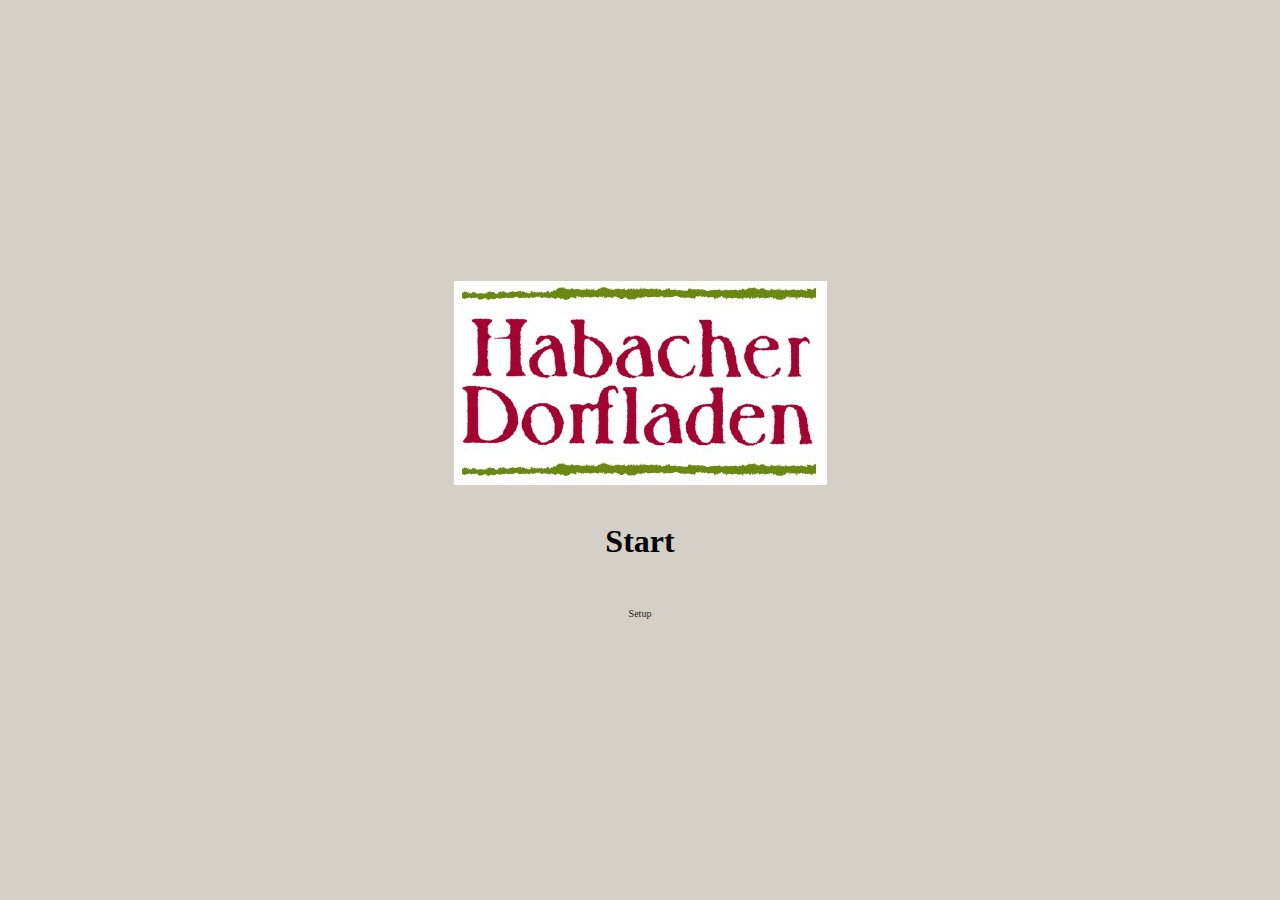
<file: caoxt/index.html>
<!DOCTYPE HTML PUBLIC "-//W3C//DTD HTML 4.01 Transitional//EN">
<html>

<head>
 <meta http-equiv="content-type" content="text/html; charset=iso-8859-1">
 <meta http-equiv="language" content="de">
 <meta http-equiv="expires" content="0">
 <meta http-equiv="cache-control" content="no-cache">
 <meta http-equiv="pragma" content="no-cache">

 <meta name="author" content="Marc Ledermann, Habacher Dorfladen UG">
 <meta name="publisher" content="Habacher Dorfladen UG">
 <meta name="copyright" content="Habacher Dorfladen UG">
 <meta name="description" content="Habacher Dorfladen CAO-XTensions">

 <meta name="keywords" content="">
 <meta name="robots" content="nofollow">
 <title>
  Habacher Dorfladen
 </title>
 <link rel="icon" href="favicon.ico" type="image/ico">
 <style type="text/css">
  <!--
  body {  font: 10px Tahoma;  color: #000000; text-decoration: none; background: #d4d0c8}
  td {  font: 10px Tahoma;  color: #000000; text-decoration: none;}
  a {  font: 10px Tahoma;  color: #1e1e1e; text-decoration: none; cursor:default;}
  a:hover {  color: #000000; cursor:default;}
  h1 {  font: 12px Tahoma;  color: #ffffff; text-decoration: none; font-weight: bold;}
  h2 {  font: 32px Tahoma;  color: #000000; text-decoration: none; font-weight: bold;}
  h3 {  font: 12px Tahoma;  color: #000000; text-decoration: none; font-weight: bold;}

  .nav {  font: 10px Tahoma;  color: #ffffff; text-decoration: none;}
  .sma {  font: 2px Tahoma;}
  .head {  font: 12px Tahoma;  color: #ffffff; text-decoration: none; font-weight: bold;}
  -->
 </style>
</head>

<body leftmargin="0" topmargin="0">
 <table width="100%" height="100%">
  <tr>
   <td align="center" valign="middle">
    <a href="main.php">
    <img src="images/habadola.jpg" alt="Habacher Dorfladen" border="0">
    <br>
    <br>
    <h2>Start</h2>
    </a>
    <br>
    <br>
    <a href="main.php?module=konfig">
    Setup
    </a>
   </td>
  </tr>
 </table>
</body>
</html>
</file>
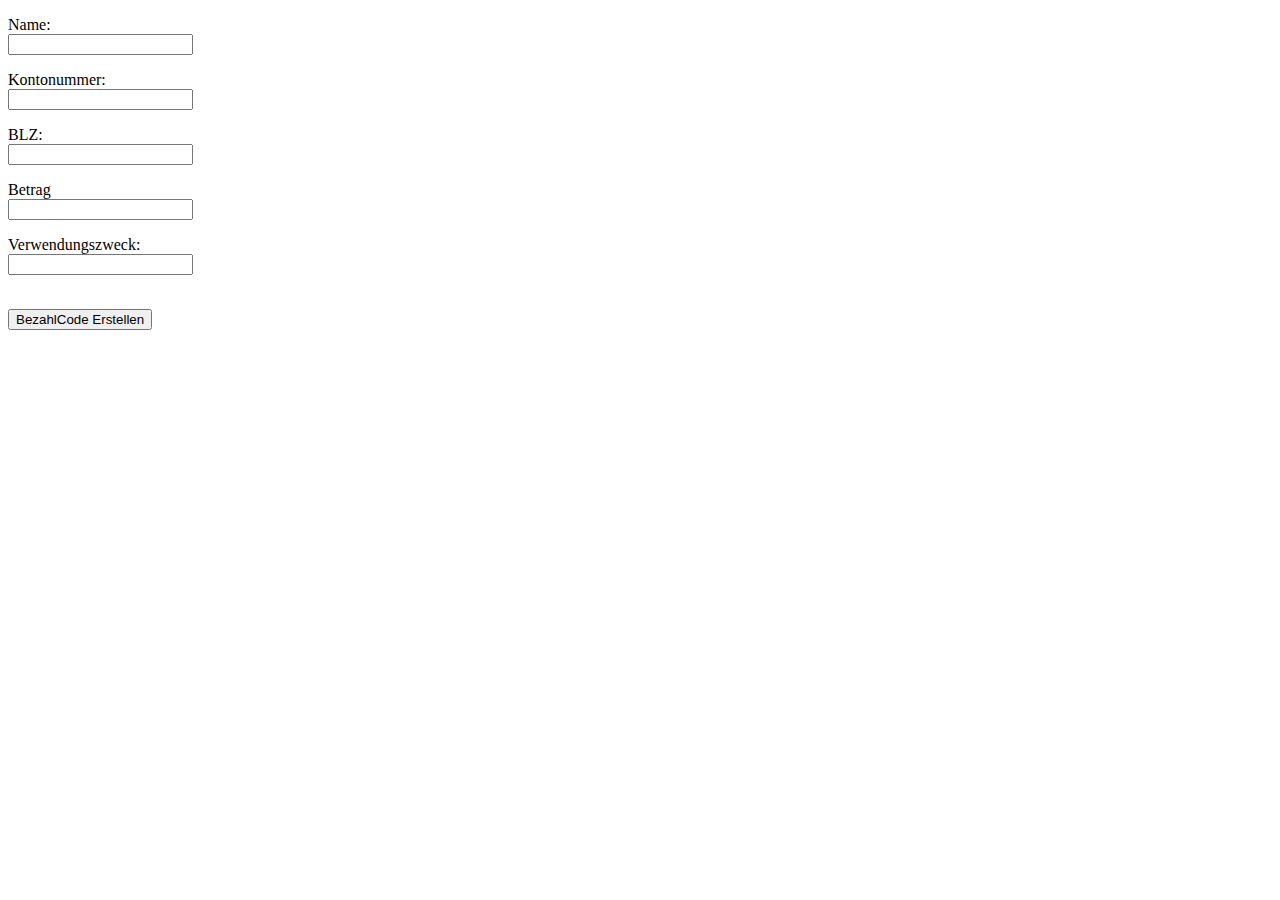
<file: caoxt/includes/bezahlCode/index.html>
<!DOCTYPE html PUBLIC "-//W3C//DTD HTML 4.01 Transitional//EN" "http://www.w3.org/TR/html4/loose.dtd">
<html>
<head>
<meta http-equiv="Content-Type" content="text/html; charset=ISO-8859-1">
<title>BezahlCode Generator</title>
</head>
<body>

<form action="bezahlcodetest.php" method="post">
<p>
Name:<br /><input type="text" tooltipText="Format: DTAUS Text" name="name" maxlength="27">
<br />
</p>
<p>
Kontonummer:<br /><input type="text" tooltipText="Format: Ganzzahl z.B. 1234567890" name="konto">
<br />
</p>
<p>
BLZ:<br /><input type="text" tooltipText="Format: Ganzzahl z.B. 12345678" name="blz">
<br />
</p>
<p>
Betrag <br /><input type="text" tooltipText="Format: Zahl mit zwei Dezimalstellen, Trennzeichen ',' z.B. 1234,50" name="betrag">
<br />
</p>
<p>
Verwendungszweck:<br /><input type="text" tooltipText="Format: Text, max 54 Zeichen" name="vwz" maxlength="54">
<br/><br/>
</p>
<p>
<input type="submit" value="BezahlCode Erstellen">
</form>

</body>
</html>
</file>
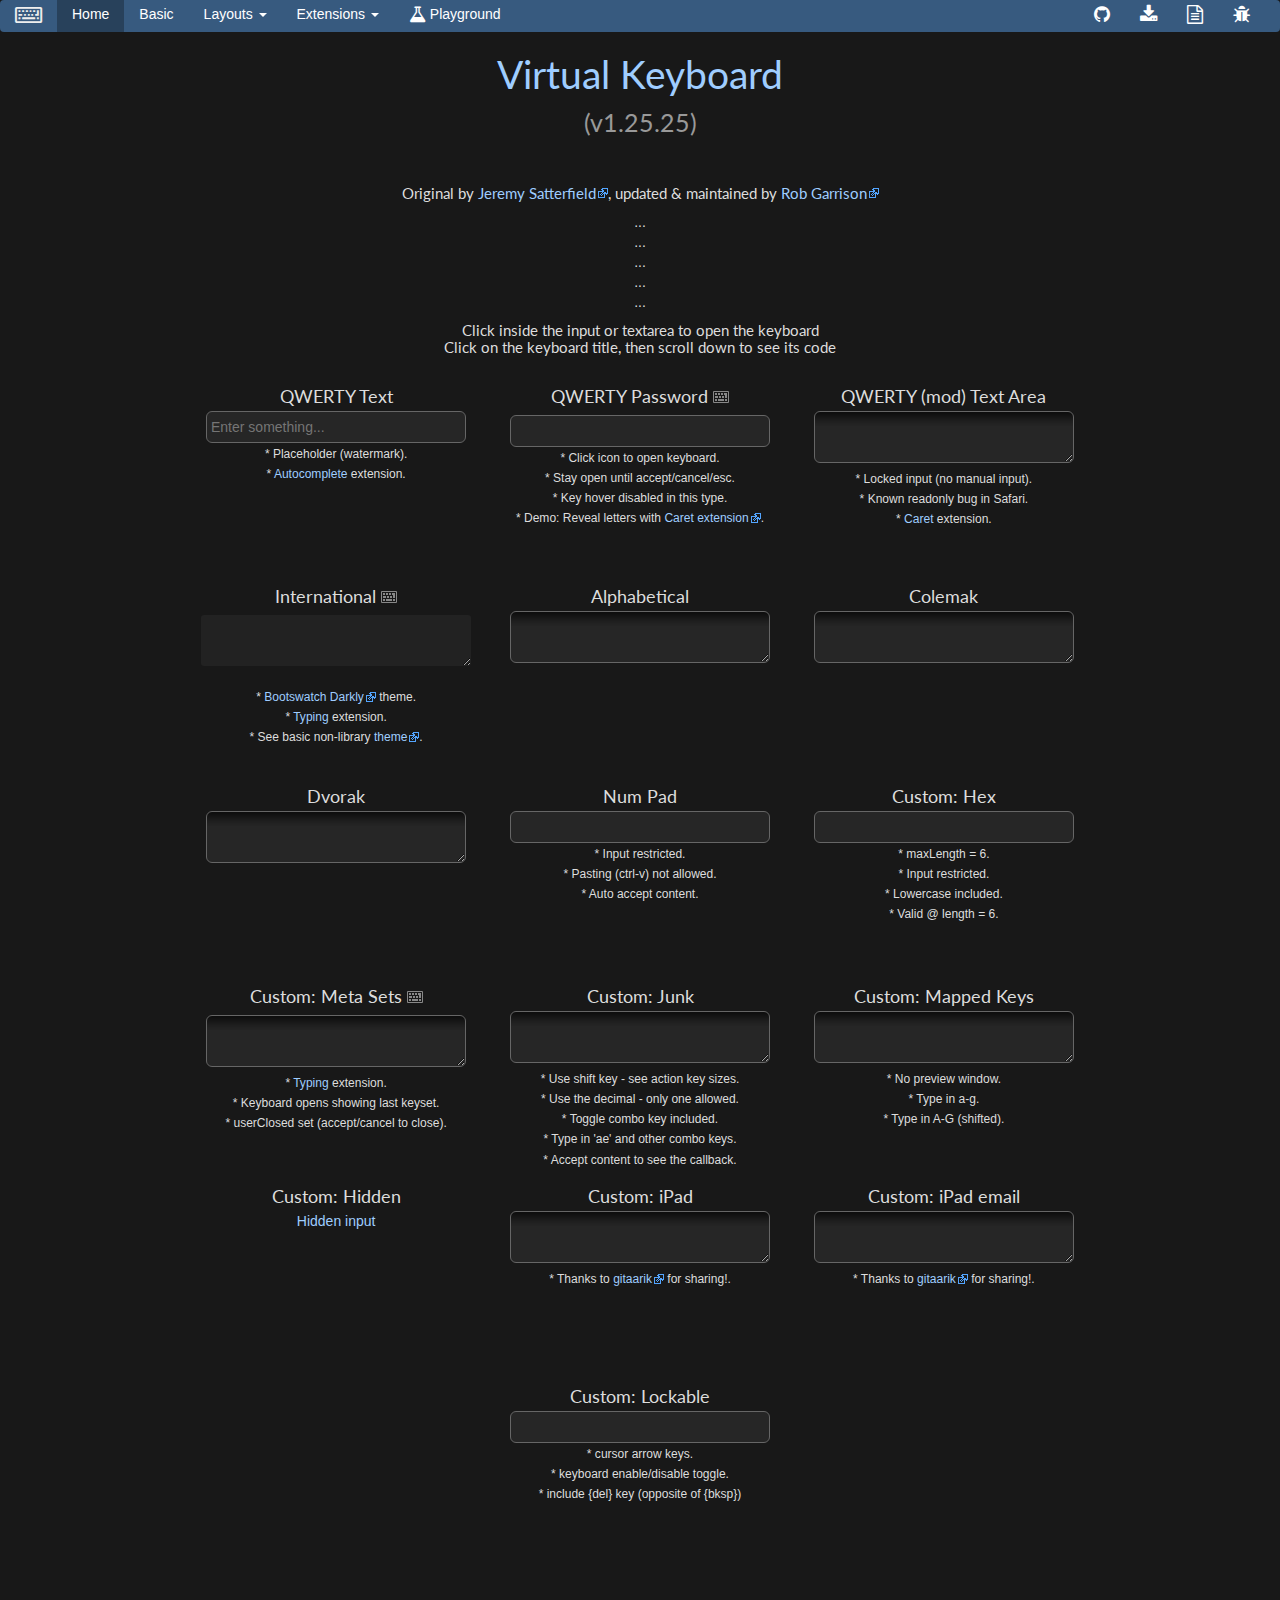
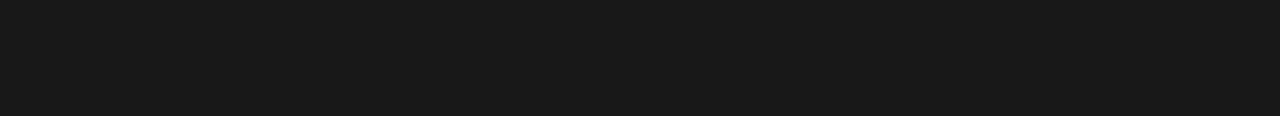
<file: caoxt/includes/Keyboard/index.html>
<!DOCTYPE html>
<html>
<head>
	<meta charset="utf-8">

	<title>Virtual Keyboard</title>

	<!-- jQuery (required) & jQuery UI + theme (optional) -->
	<link href="docs/css/jquery-ui.min.css" rel="stylesheet">
	<script src="docs/js/jquery-1.12.1.min.js"></script>
	<script src="docs/js/jquery-ui.min.js"></script>
	<script src="docs/js/jquery-migrate-1.3.0.min.js"></script>

	<!-- keyboard widget css & script (required) -->
	<link href="css/keyboard.css" rel="stylesheet">
	<script src="js/jquery.keyboard.js"></script>

	<!-- keyboard extensions (optional) -->
	<script src="js/jquery.mousewheel.js"></script>
	<script src="js/jquery.keyboard.extension-typing.js"></script>
	<script src="js/jquery.keyboard.extension-autocomplete.js"></script>
	<script src="js/jquery.keyboard.extension-caret.js"></script>

	<!-- demo only -->
	<link rel="stylesheet" href="docs/css/bootstrap.min.css">
	<link rel="stylesheet" href="docs/css/font-awesome.min.css">
	<link href="docs/css/demo.css" rel="stylesheet">
	<link href="docs/css/tipsy.css" rel="stylesheet">
	<link href="docs/css/prettify.css" rel="stylesheet">
	<script src="docs/js/bootstrap.min.js"></script>
	<script src="docs/js/demo.js"></script>
	<script src="docs/js/jquery.tipsy.min.js"></script>
	<script src="docs/js/prettify.js"></script> <!-- syntax highlighting -->
</head>

<body>

<nav class="navbar navbar-default">
	<div class="container-fluid">
		<div class="navbar-header">
			<button type="button" class="navbar-toggle collapsed" data-toggle="collapse" data-target="#bs-example-navbar-collapse-1" aria-expanded="false">
				<span class="sr-only">Toggle navigation</span>
				<span class="icon-bar"></span>
				<span class="icon-bar"></span>
				<span class="icon-bar"></span>
			</button>
			<a class="navbar-brand" name="top">
				<span class="fa fa-keyboard-o fa-lg"></span>
			</a>
		</div>

		<div class="collapse navbar-collapse" id="bs-example-navbar-collapse-1">
			<ul class="nav navbar-nav">
				<li class="active"><a href="#">Home <span class="sr-only">(current)</span></a></li>
				<li><a href="docs/basic.html">Basic</a></li>
				<li class="dropdown">
					<a href="#" class="dropdown-toggle" data-toggle="dropdown" role="button" aria-haspopup="true" aria-expanded="false">Layouts <span class="caret"></span></a>
					<ul class="dropdown-menu">
						<li><a href="docs/layouts.html">Standard</a></li>
						<li><a href="docs/layouts2.html">Greywyvern</a></li>
						<li><a href="docs/layouts3.html">Microsoft Keyboard</a></li>
						<li><a href="docs/calculator.html"><span class="fa fa-calculator fa-lg"></span> Calculator</a></li>
					</ul>
				</li>
				<li class="dropdown">
					<a href="#" class="dropdown-toggle" data-toggle="dropdown" role="button" aria-haspopup="true" aria-expanded="false">Extensions <span class="caret"></span></a>
					<ul class="dropdown-menu">
						<li><a href="docs/altkeys-popup.html">Alt-keys</a></li>
						<li><a href="#autocomplete">Autocomplete</a></li>
						<li><a href="#caret">Caret</a></li>
						<li><a href="docs/extender.html">Extender</a></li>
						<li><a href="docs/preview-keyset.html">Keyset</a></li>
						<li><a href="docs/mobile.html">Mobile</a></li>
						<li><a href="docs/jquery-mobile-1.4.html">Mobile v1.4</a></li>
						<li><a href="docs/navigate.html">Navigate</a></li>
						<li><a href="docs/scramble.html">Scramble</a></li>
						<li><a href="#typing">Typing</a></li>
					</ul>
				</li>
				<li><a href="//jsfiddle.net/Mottie/egb3a1sk/"><span class="fa fa-flask fa-lg"></span> Playground</a></li>
			</ul>

			<ul class="nav navbar-nav navbar-right">
				<li><a href="//github.com/Mottie/Keyboard"><span class="fa fa-github fa-lg" title="GitHub"></span></a></li>
				<li><a href="//github.com/Mottie/Keyboard/archive/master.zip"><span class="fa fa-download fa-lg" title="Download"></span></a></li>
				<li><a href="//github.com/Mottie/Keyboard/wiki"><span class="fa fa-file-text-o fa-lg" title="Documentation"></span></a></li>
				<li><a href="//github.com/Mottie/Keyboard/issues"><span class="fa fa-bug fa-lg" title="Issues"></span></a></li>
			</ul>

		</div><!-- /.navbar-collapse -->
	</div><!-- /.container-fluid -->
</nav>

<div id="page-wrap">

	<h1>
		<a href="//github.com/Mottie/Keyboard">Virtual Keyboard</a><br>
		<small class="version"></small>
	</h1>
	<iframe class="github-btn" src="https://ghbtns.com/github-btn.html?user=Mottie&amp;repo=keyboard&amp;type=fork&amp;count=true" width="90" height="20" title="Fork on GitHub"></iframe>
	<iframe class="github-btn" src="https://ghbtns.com/github-btn.html?user=Mottie&amp;repo=keyboard&amp;type=watch&amp;count=true" width="100" height="20" title="Star on GitHub"></iframe>
	<h5>Original by
		<a class="external" href="//jsatt.blogspot.com/2010/01/on-screen-keyboard-widget-using-jquery.html">Jeremy Satterfield</a>,
		updated &amp; maintained by <a class="external" href="//wowmotty.blogspot.com/2010/11/jquery-ui-keyboard-widget.html">Rob Garrison</a>
	</h5>

	<ul id="console">
		<li>...</li>
		<li>...</li>
		<li>...</li>
		<li>...</li>
		<li>...</li>
	</ul>

	<h5>
		Click inside the input or textarea to open the keyboard<br>
		Click on the keyboard title, then scroll down to see its code
	</h5>

	<div class="block" id="autocomplete">
		<h2>
			<span class="tooltip-tipsy" title="Click, then scroll down to see this code">QWERTY Text</span>
		</h2>
		<input id="text" type="text" placeholder=" Enter something...">
		<br>
		<small>
			* Placeholder (watermark).<br>
			* <a href="//github.com/Mottie/Keyboard/wiki/Setup#autocomplete">Autocomplete</a> extension.
		</small>
		<div class="code ui-corner-all">
			<h4>HTML</h4>
			<pre class="prettyprint lang-html">&lt;input id="text" type="text" placeholder=" Enter something..."&gt;</pre>
			<h4>Script</h4>
			<pre class="prettyprint lang-js">// Autocomplete demo
var availableTags = ["ActionScript", "AppleScript", "Asp", "BASIC", "C", "C++", "Clojure",
	"COBOL", "ColdFusion", "Erlang", "Fortran", "Groovy", "Haskell", "Java", "JavaScript",
	"Lisp", "Perl", "PHP", "Python", "Ruby", "Scala", "Scheme" ];

$('#text')
	.keyboard({ layout: 'qwerty' })
	.autocomplete({
		source: availableTags
	})
	// position options added after v1.23.4
	.addAutocomplete({
		position : {
			of : null,        // when null, element will default to kb.$keyboard
			my : 'right top', // 'center top', (position under keyboard)
			at : 'left top',  // 'center bottom',
			collision: 'flip'
		}
	})
	.addTyping();</pre>
		</div>
	</div>

	<div class="block">
		<h2>
			<span class="tooltip-tipsy" title="Click, then scroll down to see this code">QWERTY Password</span>
			<img id="password-opener" class="tooltip-tipsy" title="Click to open the virtual keyboard" src="css/images/keyboard.svg">
		</h2>
		<input id="password" type="password">
		<br>
		<small>
			* Click icon to open keyboard.<br>
			* Stay open until accept/cancel/esc.<br>
			* Key hover disabled in this type.<br>
			* Demo: Reveal letters with <a class="external" href="//jsfiddle.net/Mottie/24n8wsak/">Caret extension</a>.
		</small>
		<div class="code ui-corner-all">
			<h4>HTML</h4>
			<pre class="prettyprint lang-html">&lt;img id="passwd" class="tooltip-tipsy" title="Click to open the virtual keyboard" src="css/images/keyboard.svg"&gt;
&lt;input id="password" type="password"&gt;</pre>
			<h4>Script</h4>
			<pre class="prettyprint lang-js">$('#password')
	.keyboard({
		openOn : null,
		stayOpen : true,
		layout : 'qwerty'
	})
	.addTyping();

$('#password-opener').click(function(){
	var kb = $('#password').getkeyboard();
	// close the keyboard if the keyboard is visible and the button is clicked a second time
	if ( kb.isOpen ) {
		kb.close();
	} else {
		kb.reveal();
	}
});</pre>
		</div>
	</div>

	<div class="block" id="caret">
		<h2>
			<span class="tooltip-tipsy" title="Click, then scroll down to see this code">QWERTY (mod) Text Area</span>
		</h2>
		<textarea id="qwerty-mod"></textarea>
		<br>
		<small>
			* Locked input (no manual input).<br>
			* Known readonly bug in Safari.<br>
			* <a href="//github.com/Mottie/Keyboard/wiki/Setup#caret">Caret</a> extension.
		</small>
		<div class="code ui-corner-all">
			<h4>HTML</h4>
			<pre class="prettyprint lang-html">&lt;textarea id="qwerty-mod"&gt;&lt;/textarea&gt;</pre>
			<h4>Script</h4>
			<pre class="prettyprint lang-js">$('#qwerty-mod')
	.keyboard({
		lockInput: true, // prevent manual keyboard entry
		layout: 'custom',
		customLayout: {
			'normal': [
				'` 1 2 3 4 5 6 7 8 9 0 - = {bksp}',
				'{tab} q w e r t y u i o p [ ] \\',
				'a s d f g h j k l ; \' {enter}',
				'{shift} z x c v b n m , . / {shift}',
				'{accept} {space} {left} {right}'
			],
			'shift': [
				'~ ! @ # $ % ^ & * ( ) _ + {bksp}',
				'{tab} Q W E R T Y U I O P { } |',
				'A S D F G H J K L : " {enter}',
				'{shift} Z X C V B N M &lt; &gt; ? {shift}',
				'{accept} {space} {left} {right}'
			]
		}
	})
	.addCaret({
		// extra class name added to the caret
		// "ui-keyboard-caret" class is always added
		caretClass : '',
		// *** for future use ***
		// data-attribute containing the character(s) next to the caret
		charAttr   : 'data-character',
		// # character(s) next to the caret (can be negative for RTL)
		charIndex  : 1,
		// caret position adjustments
		offsetX    : 0,
		offsetY    : 0
	})
	.addTyping();</pre>
		<h4>CSS</h4>
		<pre class="prettyprint lang-css">.ui-keyboard-caret {
	background: #c00;
	width: 1px;
	margin-top: 3px;
}</pre>
		</div>
	</div>

	<div class="block" id="typing">
		<h2>
			<span class="tooltip-tipsy" title="Click, then scroll down to see this code">International</span>
			<img id="inter-type" class="tooltip-tipsy" title="Try out the typing extension!" src="css/images/keyboard.svg">
		</h2>
		<textarea id="inter"></textarea>
		<br>
		<small>
			* <a class="external" href="//bootswatch.com/darkly/">Bootswatch Darkly</a> theme.<br>
			* <a href="//github.com/Mottie/Keyboard/wiki/Setup#typing">Typing</a> extension.<br>
			* See basic non-library <a class="external" href="//jsfiddle.net/Mottie/jsh0377k/">theme</a>.
		</small>
		<div class="code ui-corner-all">
			<h4>HTML</h4>
			<pre class="prettyprint lang-html">&lt;img id="inter-type" class="tooltip-tipsy" title="Try out the typing extension!" src="css/images/keyboard.svg"&gt;
&lt;textarea id="inter"&gt;&lt;/textarea&gt;</pre>
			<h4>CSS</h4>
			<pre class="prettyprint lang-css">/* override bootstrap active state */
button.btn-default:active {
	background-color: #FFF;
	-webkit-box-shadow: none;
	box-shadow: none;
}
button.btn-default:active:hover {
	background-color: #3276B1;
}
/* override Bootstrap excessive button padding */
button.ui-keyboard-button.btn {
	padding: 1px 6px;
}
/* Bootswatch Darkly input is too bright */
.ui-keyboard-input.light, .ui-keyboard-preview.light { color: #222; background: #ddd; }
.ui-keyboard-input.dark, .ui-keyboard-preview.dark { color: #ddd; background: #222; }
</pre>
			<h4>Script</h4>
			<pre class="prettyprint lang-js">$('#inter')
	.keyboard({
		layout: 'international',
		css: {
			// input & preview
			// "label-default" for a darker background
			// "light" for white text
			input: 'form-control input-sm dark',
			// keyboard container
			container: 'center-block well',
			// default state
			buttonDefault: 'btn btn-default',
			// hovered button
			buttonHover: 'btn-primary',
			// Action keys (e.g. Accept, Cancel, Tab, etc);
			// this replaces "actionClass" option
			buttonAction: 'active',
			// used when disabling the decimal button {dec}
			// when a decimal exists in the input area
			buttonDisabled: 'disabled'
		}
	})
	.addTyping();

// Script - typing extension
// simulate typing into the keyboard, use:
// \t or {t} = tab, \b or {b} = backspace, \r or \n or {e} = enter
// added {l} = caret left, {r} = caret right & {d} = delete
$('#inter-type').click(function(){
	$('#inter').getkeyboard().reveal().typeIn("{t}Hal{l}{l}{d}e{r}{r}l'o{b}o {e}{t}World", 500);
	return false;
});</pre>
		</div>
	</div>

	<div class="block">
		<h2>
			<span class="tooltip-tipsy" title="Click, then scroll down to see this code">Alphabetical</span>
		</h2>
		<textarea id="alpha"></textarea>
		<div class="code ui-corner-all">
			<h4>HTML</h4>
			<pre class="prettyprint lang-html">&lt;textarea id="alpha"&gt;&lt;/textarea&gt;</pre>
			<h4>Script</h4>
			<pre class="prettyprint lang-js">$('#alpha')
	.keyboard({ layout: 'alpha' })
	.addTyping();</pre>
		</div>
	</div>

	<div class="block">
		<h2>
			<span class="tooltip-tipsy" title="Click, then scroll down to see this code">Colemak</span>
		</h2>
		<textarea id="colemak"></textarea>
		<div class="code ui-corner-all">
			<h4>HTML</h4>
			<pre class="prettyprint lang-html">&lt;textarea id="colemak"&gt;&lt;/textarea&gt;</pre>
			<h4>Script</h4>
			<pre class="prettyprint lang-js">$('#colemak')
	.keyboard({ layout: 'colemak' })
	.addTyping();</pre>
		</div>
	</div>

	<div class="block">
		<h2>
			<span class="tooltip-tipsy" title="Click, then scroll down to see this code">Dvorak</span>
		</h2>
		<textarea id="dvorak"></textarea>
		<div class="code ui-corner-all">
			<h4>HTML</h4>
			<pre class="prettyprint lang-html">&lt;textarea id="dvorak"&gt;&lt;/textarea&gt;</pre>
			<h4>Script</h4>
			<pre class="prettyprint lang-js">$('#dvorak')
	.keyboard({ layout: 'dvorak' })
	.addTyping();</pre>
		</div>
	</div>


	<div class="block">
		<h2>
			<span class="tooltip-tipsy" title="Click, then scroll down to see this code">Num Pad</span>
		</h2>
		<input id="num" class="alignRight" type="text">
		<br>
		<small>
			* Input restricted.<br>
			* Pasting (ctrl-v) not allowed.<br>
			* Auto accept content.
		</small>
		<div class="code ui-corner-all">
			<h4>HTML</h4>
			<pre class="prettyprint lang-html">&lt;input id="num" class="alignRight" type="text"&gt;</pre>
			<h4>Script</h4>
			<pre class="prettyprint lang-js">$('#num')
	.keyboard({
		layout : 'num',
		restrictInput : true, // Prevent keys not in the displayed keyboard from being typed in
		preventPaste : true,  // prevent ctrl-v and right click
		autoAccept : true
	})
	.addTyping();</pre>
		</div>
	</div>

	<div class="block">
		<h2>
			<span class="tooltip-tipsy" title="Click, then scroll down to see this code">Custom: Hex</span>
		</h2>
		<input id="hex" type="text">
		<br>
		<small>
			* maxLength = 6.<br>
			* Input restricted.<br>
			* Lowercase included.<br>
			* Valid @ length = 6.
		</small>
		<div class="code ui-corner-all">
			<h4>HTML</h4>
			<pre class="prettyprint lang-html">
&lt;input id="hex" type="text"&gt;</pre>
			<h4>Script</h4>
			<pre class="prettyprint lang-js">$('#hex')
	.keyboard({
		layout: 'custom',
		customLayout: {
			'default' : [
				'C D E F',
				'8 9 A B',
				'4 5 6 7',
				'0 1 2 3',
				'{bksp} {a} {c}'
			]
		},
		maxLength : 6,
		// Prevent keys not in the displayed keyboard from being typed in
		restrictInput : true,
		// include lower case characters (added v1.25.7)
		restrictInclude : 'a b c d e f',
		// don't use combos or A+E could become a ligature
		useCombos : false,
		// activate the "validate" callback function
		acceptValid : true,
		validate : function(keyboard, value, isClosing){
			// only make valid if input is 6 characters in length
			return value.length === 6;
		}
	})
	.addTyping();</pre>
		</div>
	</div>

	<div class="block">
		<h2>
			<span class="tooltip-tipsy" title="Click, then scroll down to see this code">Custom: Meta Sets</span>
			<img id="meta-type" class="tooltip-tipsy" title="Try out the typing extension!" src="css/images/keyboard.svg">
		</h2>
		<textarea id="meta"></textarea>
		<br>
		<small>
			* <a href="//github.com/Mottie/Keyboard/wiki/Setup#typing">Typing</a> extension.<br>
			* Keyboard opens showing last keyset.<br>
			* userClosed set (accept/cancel to close).
		</small>
		<div class="code ui-corner-all">
			<h4>HTML</h4>
			<pre class="prettyprint lang-html">&lt;textarea id="meta"&gt;&lt;/textarea&gt;</pre>
			<h4>Script</h4>
			<pre class="prettyprint lang-js">$('#meta')
	.keyboard({
		// keyboard will open showing last key set used
		resetDefault: false,
		userClosed: true, // keyboard open until user closes with accept or cancel
		autoAccept: true, // required for userClosed: true
		layout: 'custom',
		display: {
			'alt'    : 'AltGr:It\'s all Greek to me',
			'meta1'  : '\u2666:end of alphabet', // Diamond with label that shows in the title (spaces are okay here)
			'meta2'  : '\u2665:Russian',         // Heart
			'meta3'  : '\u2663:zodiac',          // Club
			'meta99' : '\u2660:numbers'          // Spade
		},
		customLayout: {
			'default' : [
				// Add labels using a ":" after the key's name and replace spaces with "_"
				// without the labels this line is just 'a b c d e f g'
				'a:a_letter,_that_sounds_like_"ey" b:a_bug_that_makes_honey c:is_when_I_look_around d:a_grade,_I_never_got e:is_what_girls_say_when_they_run_away_from_me f:u,_is_what_I_say_to_those_screaming_girls! g:gee,_is_that_the_end_of_my_wittiness?',
				'{shift} {alt} {meta1} {meta2} {meta3} {meta99}',
				'{bksp} {sp:1} {accept} {cancel}'
			],
			'shift' : [
				'A B C D E F G',
				'{shift} {alt} {meta1} {meta2} {meta3} {meta99}',
				'{bksp} {sp:1} {accept} {cancel}'
			],
			'alt' : [
				'\u03b1 \u03b2 \u03b3 \u03b4 \u03b5 \u03b6 \u03b7', // lower case Greek
				'{shift} {alt} {meta1} {meta2} {meta3} {meta99}',
				'{bksp} {sp:1} {accept} {cancel}'
			],
			'alt-shift' : [
				'\u0391 \u0392 \u0393 \u0394 \u0395 \u0396 \u0397', // upper case Greek
				'{shift} {alt} {meta1} {meta2} {meta3} {meta99}',
				'{bksp} {sp:1} {accept} {cancel}'
			],
			'meta1' : [
				't u v w x y z', // lower case end of alphabet
				'{shift} {alt} {meta1} {meta2} {meta3} {meta99}',
				'{bksp} {sp:1} {accept} {cancel}'
			],
			'meta1-shift' : [
				'T U V W X Y Z', // upper case
				'{shift} {alt} {meta1} {meta2} {meta3} {meta99}',
				'{bksp} {sp:1} {accept} {cancel}'
			],
			'meta1-alt' : [
				'0 9 8 7 6 5 4', // numbers
				'{shift} {alt} {meta1} {meta2} {meta3} {meta99}',
				'{bksp} {sp:1} {accept} {cancel}'
			],
			'meta1-alt-shift' : [
				') ( * & ^ % $', // shifted numbers
				'{shift} {alt} {meta1} {meta2} {meta3} {meta99}',
				'{bksp} {sp:1} {accept} {cancel}'
			],
			'meta2' : [
				'\u0430 \u0431 \u0432 \u0433 \u0434 \u0435 \u0436', // lower case Russian
				'{shift} {alt} {meta1} {meta2} {meta3} {meta99}',
				'{bksp} {sp:1} {accept} {cancel}'
			],
			'meta2-shift' : [
				'\u0410 \u0411 \u0412 \u0413 \u0414 \u0415 \u0416', // upper case Russian
				'{shift} {alt} {meta1} {meta2} {meta3} {meta99}',
				'{bksp} {sp:1} {accept} {cancel}'
			],
			'meta3' : [
				'\u2648 \u2649 \u264A \u264B \u264C \u264D \u264E', // Zodiac
				'{shift} {alt} {meta1} {meta2} {meta3} {meta99}',
				'{bksp} {sp:1} {accept} {cancel}'
			],
			'meta99' : [
				'1 2 3 4 5 6 7', // only because I ran out of ideas
				'{shift} {alt} {meta1} {meta2} {meta3} {meta99}',
				'{bksp} {sp:1} {accept} {cancel}'
			]
		}
	})
	.addTyping();

// Script - typing extension
var meta = $('#meta').getkeyboard();
meta
	.reveal()
	.typeIn('aBcD1112389\u2648\u2649', 700, function(){
		meta.accept();
		alert('all done!');
	});</pre>
		</div>
	</div>

	<div class="block">
		<h2>
			<span class="tooltip-tipsy" title="Click, then scroll down to see this code">Custom: Junk</span>
		</h2>
		<textarea id="junk"></textarea>
		<br>
		<small>
			* Use shift key - see action key sizes.<br>
			* Use the decimal - only one allowed.<br>
			* Toggle combo key included.<br>
			* Type in 'ae' and other combo keys.<br>
			* Accept content to see the callback.
		</small>
		<div class="code ui-corner-all">
			<h4>HTML</h4>
			<pre class="prettyprint lang-html">&lt;textarea id="junk"&gt;&lt;/textarea&gt;</pre>
			<h4>Script</h4>
			<pre class="prettyprint lang-js">$('#junk')
	.keyboard({
		layout: 'custom',
		customLayout: {
			'default' : [
				'a e i o u y c',
				'` \' " ~ {sp:1} {dec}',
				'{tab} {enter} {bksp}',
				'{space}',
				'{accept} {cancel} {shift}'
			],
			'shift' : [
				'A E I O U Y C',
				'` \' " ~ {sp:1} {dec}',
				'{t} {sp:1} {e} {sp:1} {b}',
				'{space}',
				'{a} {sp:1} {c} {sp:1} {s}'
			]
		},
		// Added here as an example on how to add combos
		combos : {
			'a' : { e: '\u00e6' },
			'A' : { E: '\u00c6' }
		},
		// example callback function
		accepted : function(e, keyboard, el){ alert('The content "' + el.value + '" was accepted!'); }
	})
	.addTyping();</pre>
		</div>
	</div>

	<div class="block">
		<h2>
			<span class="tooltip-tipsy" title="Click, then scroll down to see this code">Custom: Mapped Keys</span>
		</h2>
		<textarea id="map"></textarea>
		<br>
		<small>
			* No preview window.<br>
			* Type in a-g.<br>
			* Type in A-G (shifted).<br>
		</small>
		<div class="code ui-corner-all">
			<h4>HTML</h4>
			<pre class="prettyprint lang-html">&lt;textarea id="map"&gt;&lt;/textarea&gt;</pre>
			<h4>Script</h4>
			<pre class="prettyprint lang-js">// *** Mapped keys ***
$('#map').keyboard({
	layout: 'custom',
	customLayout: {
		'default' : [
			// "n(a):title_or_tooltip"; n = new key, (a) = actual key, ":label" = title_or_tooltip (use an underscore "_" in place of a space " ")
			'\u03b1(a):lower_case_alpha_(type_a) \u03b2(b):lower_case_beta_(type_b) \u03b3(c):lower_case_gamma_(type_c) \u03b4(d):lower_case_delta_(type_d) \u03b5(e):lower_case_epsilon_(type_e) \u03b6(f):lower_case_zeta_(type_f) \u03b7(g):lower_case_eta_(type_g)', // lower case Greek
			'{shift} {accept} {cancel}'
		],
		'shift' : [
			'\u0391(A) \u0392(B) \u0393(C) \u0394(D) \u0395(E) \u0396(F) \u0397(G)', // upper case Greek
			'{shift} {accept} {cancel}'
		]
	},
	usePreview: false // no preveiw
});</pre>
		</div>
	</div>

	<div class="block">
		<h2>
			<span class="tooltip-tipsy" title="Click, then scroll down to see this code">Custom: Hidden</span>
		</h2>
		<a href="#" class="hiddenInput">Hidden input</a>
		<!-- DON'T use type="hidden" because IE doesn't like hidden inputs -->
		<input id="hidden" type="text" style="display:none;">
		<div class="code ui-corner-all">
			<h4>HTML</h4>
			<pre class="prettyprint lang-html">&lt;a href="#" class="hiddenInput"&gt;Hidden input&lt;/a&gt;
&lt;!-- DON'T use type="hidden" because IE doesn't like hidden inputs --&gt;
&lt;input id="hidden" type="text" style="display:none;"&gt;</pre>
			<h4>Script</h4>
			<pre class="prettyprint lang-js">// *** Hidden input example ***
// click on a link - add focus to hidden input
$('.hiddenInput').click(function(){
	$('#hidden').data('keyboard').reveal();
	return false;
});
// Initialize keyboard script on hidden input
// set "position.of" to the same link as above
$('#hidden')
	.keyboard({
		layout   : 'qwerty',
		position : {
			of : $('.hiddenInput'),
			my : 'center top',
			at : 'center top'
		}
	})
	.addTyping();</pre>
		</div>
	</div>

	<div class="block">
		<h2>
			<span class="tooltip-tipsy" title="Click, then scroll down to see this code">Custom: iPad</span>
		</h2>
		<textarea id="ipad"></textarea>
		<br>
		<small>
			* Thanks to <a class="external" href="//github.com/gitaarik">gitaarik</a> for sharing!.
		</small>
		<div class="code ui-corner-all">
			<h4>HTML</h4>
			<pre class="prettyprint lang-html">&lt;textarea id="ipad"&gt;&lt;/textarea&gt;</pre>
			<h4>Script</h4>
			<pre class="prettyprint lang-js">$('#ipad').keyboard({

	display: {
		'bksp'   :  "\u2190",
		'accept' : 'return',
		'default': 'ABC',
		'meta1'  : '.?123',
		'meta2'  : '#+='
	},

	layout: 'custom',
	customLayout: {
		'default': [
			'q w e r t y u i o p {bksp}',
			'a s d f g h j k l {enter}',
			'{s} z x c v b n m , . {s}',
			'{meta1} {space} {meta1} {accept}'
		],
		'shift': [
			'Q W E R T Y U I O P {bksp}',
			'A S D F G H J K L {enter}',
			'{s} Z X C V B N M ! ? {s}',
			'{meta1} {space} {meta1} {accept}'
		],
		'meta1': [
			'1 2 3 4 5 6 7 8 9 0 {bksp}',
			'- / : ; ( ) \u20ac & @ {enter}',
			'{meta2} . , ? ! \' " {meta2}',
			'{default} {space} {default} {accept}'
		],
		'meta2': [
			'[ ] { } # % ^ * + = {bksp}',
			'_ \\ | ~ &lt; &gt; $ \u00a3 \u00a5 {enter}',
			'{meta1} . , ? ! \' " {meta1}',
			'{default} {space} {default} {accept}'
		]
	}

});</pre>
		</div>
	</div>

	<div class="block">
		<h2>
			<span class="tooltip-tipsy" title="Click, then scroll down to see this code">Custom: iPad email</span>
		</h2>
		<textarea id="ipad-email"></textarea>
		<br>
		<small>
			* Thanks to <a class="external" href="//github.com/gitaarik">gitaarik</a> for sharing!.
		</small>
		<div class="code ui-corner-all">
			<h4>HTML</h4>
			<pre class="prettyprint lang-html">&lt;textarea id="ipad-email"&gt;&lt;/textarea&gt;</pre>
			<h4>Script</h4>
			<pre class="prettyprint lang-js">$('#ipad-email').keyboard({

	display: {
		'bksp'   : '\u2190',
		'enter'  : 'return',
		'default': 'ABC',
		'meta1'  : '.?123',
		'meta2'  : '#+=',
		'accept' : '\u21d3'
	},

	layout: 'custom',
	customLayout: {
		'default': [
			'q w e r t y u i o p {bksp}',
			'a s d f g h j k l {enter}',
			'{s} z x c v b n m @ . {s}',
			'{meta1} {space} _ - {accept}'
		],
		'shift': [
			'Q W E R T Y U I O P {bksp}',
			'A S D F G H J K L {enter}',
			'{s} Z X C V B N M @ . {s}',
			'{meta1} {space} _ - {accept}'
		],
		'meta1': [
			'1 2 3 4 5 6 7 8 9 0 {bksp}',
			'` | { } % ^ * / \' {enter}',
			'{meta2} $ & ~ # = + . {meta2}',
			'{default} {space} ! ? {accept}'
		],
		'meta2': [
			'[ ] { } \u2039 \u203a ^ * " , {bksp}',
			'\\ | / &lt; &gt; $ \u00a3 \u00a5 \u2022 {enter}',
			'{meta1} \u20ac & ~ # = + . {meta1}',
			'{default} {space} ! ? {accept}'
		]
	}

});</pre>
		</div>
	</div>

	<div class="block">
		<h2>
			<span class="tooltip-tipsy" title="Click, then scroll down to see this code">Custom: Lockable</span>
		</h2>
		<input id="lockable" type="text">
		<br>
		<small>
			* cursor arrow keys.<br>
			* keyboard enable/disable toggle.<br>
			* include {del} key (opposite of {bksp})
		</small>
		<div class="code ui-corner-all">
			<h4>HTML</h4>
			<pre class="prettyprint lang-html">&lt;input id="lockable" type="text"&gt;</pre>
			<h4>Script</h4>
			<pre class="prettyprint lang-js">$('#lockable').keyboard({
	layout: 'custom',
	customLayout: {
		'normal': [
			'` 1 2 3 4 5 6 7 8 9 0 - = {bksp}',
			'{tab} q w e r t y u i o p [ ] \\',
			'a s d f g h j k l ; \' {enter}',
			'{shift} z x c v b n m , . / {shift}',
			'{accept} {space} {left} {right} {sp:.2} {del} {toggle}'
		],
		'shift': [
			'~ ! @ # $ % ^ & * ( ) _ + {bksp}',
			'{tab} Q W E R T Y U I O P { } |',
			'A S D F G H J K L : " {enter}',
			'{shift} Z X C V B N M &lt; &gt; ? {shift}',
			'{accept} {space} {left} {right} {sp:.2} {del} {toggle}'
		]
	},
	css: {
		// add dark themed class to keyboard popup
		// to use bright svg padlock icon
		popup : 'ui-keyboard-dark-theme'
	}
})
.addTyping();</pre>
		</div>
	</div>


	<div id="showcode"></div>

	<div id="footer"></div>

</div>

</body></html>
</file>
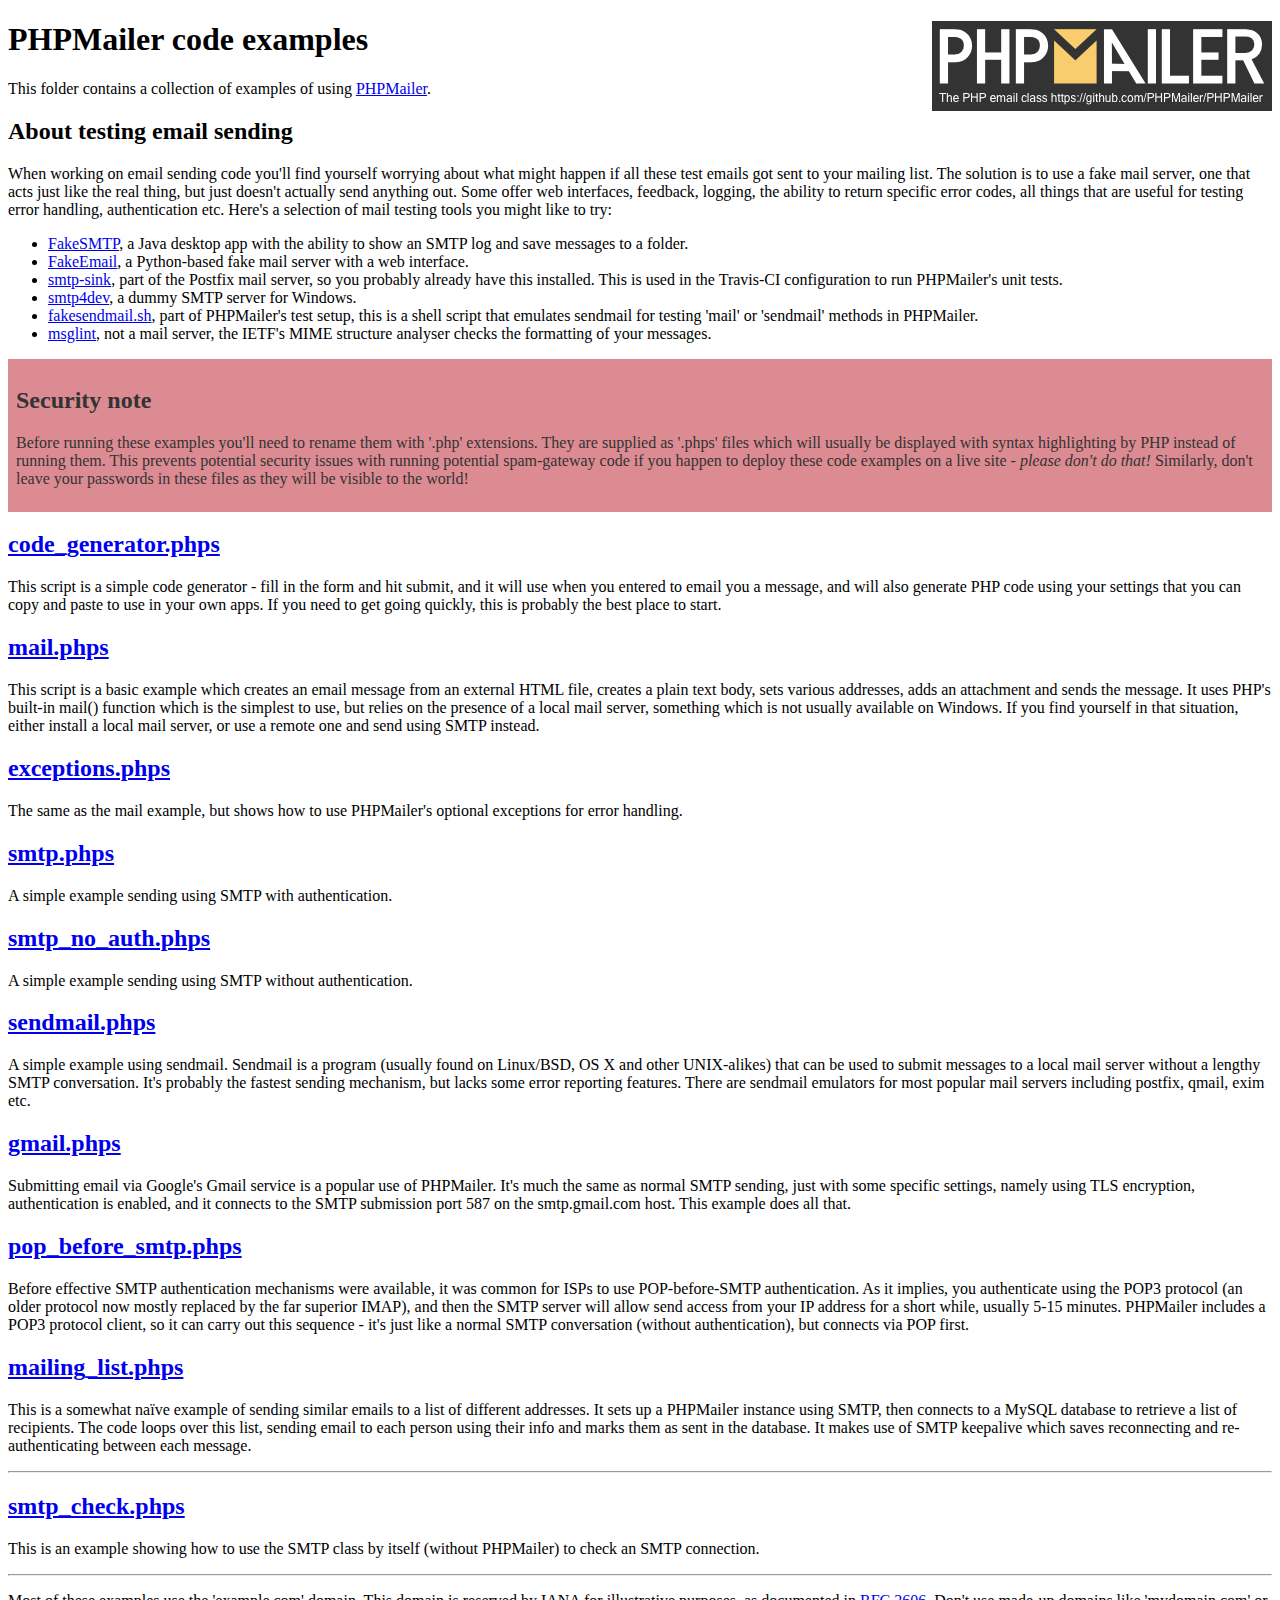
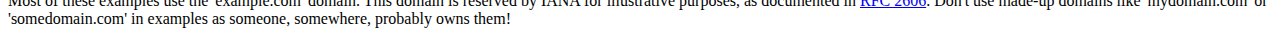
<file: caoxt/includes/PHPMailer/examples/index.html>
<!DOCTYPE html>
<html>
<head>
	<meta charset="UTF-8">
	<title>PHPMailer Examples</title>
</head>
<body>
<h1>PHPMailer code examples<a href="https://github.com/PHPMailer/PHPMailer"><img src="images/phpmailer.png" style="float:right; border:0;" alt="PHPMailer logo"></a></h1>
<p>This folder contains a collection of examples of using <a href="https://github.com/PHPMailer/PHPMailer">PHPMailer</a>.</p>
<h2>About testing email sending</h2>
<p>When working on email sending code you'll find yourself worrying about what might happen if all these test emails got sent to your mailing list. The solution is to use a fake mail server, one that acts just like the real thing, but just doesn't actually send anything out. Some offer web interfaces, feedback, logging, the ability to return specific error codes, all things that are useful for testing error handling, authentication etc. Here's a selection of mail testing tools you might like to try:</p>
<ul>
  <li><a href="https://github.com/Nilhcem/FakeSMTP">FakeSMTP</a>, a Java desktop app with the ability to show an SMTP log and save messages to a folder. </li>
  <li><a href="https://github.com/isotoma/FakeEmail">FakeEmail</a>, a Python-based fake mail server with a web interface.</li>
  <li><a href="http://www.postfix.org/smtp-sink.1.html">smtp-sink</a>, part of the Postfix mail server, so you probably already have this installed. This is used in the Travis-CI configuration to run PHPMailer's unit tests.</li>
  <li><a href="http://smtp4dev.codeplex.com">smtp4dev</a>, a dummy SMTP server for Windows.</li>
  <li><a href="https://github.com/PHPMailer/PHPMailer/blob/master/test/fakesendmail.sh">fakesendmail.sh</a>, part of PHPMailer's test setup, this is a shell script that emulates sendmail for testing 'mail' or 'sendmail' methods in PHPMailer.</li>
  <li><a href="http://tools.ietf.org/tools/msglint/">msglint</a>, not a mail server, the IETF's MIME structure analyser checks the formatting of your messages.</li>
</ul>
<div style="padding: 8px; color: #333333; background-color: #dc8b92">
<h2>Security note</h2>
<p>Before running these examples you'll need to rename them with '.php' extensions. They are supplied as '.phps' files which will usually be displayed with syntax highlighting by PHP instead of running them. This prevents potential security issues with running potential spam-gateway code if you happen to deploy these code examples on a live site - <em>please don't do that!</em> Similarly, don't leave your passwords in these files as they will be visible to the world!</p>
</div>
<h2><a href="code_generator.phps">code_generator.phps</a></h2>
<p>This script is a simple code generator - fill in the form and hit submit, and it will use when you entered to email you a message, and will also generate PHP code using your settings that you can copy and paste to use in your own apps. If you need to get going quickly, this is probably the best place to start.</p>
<h2><a href="mail.phps">mail.phps</a></h2>
<p>This script is a basic example which creates an email message from an external HTML file, creates a plain text body, sets various addresses, adds an attachment and sends the message. It uses PHP's built-in mail() function which is the simplest to use, but relies on the presence of a local mail server, something which is not usually available on Windows. If you find yourself in that situation, either install a local mail server, or use a remote one and send using SMTP instead.</p>
<h2><a href="exceptions.phps">exceptions.phps</a></h2>
<p>The same as the mail example, but shows how to use PHPMailer's optional exceptions for error handling.</p>
<h2><a href="smtp.phps">smtp.phps</a></h2>
<p>A simple example sending using SMTP with authentication.</p>
<h2><a href="smtp_no_auth.phps">smtp_no_auth.phps</a></h2>
<p>A simple example sending using SMTP without authentication.</p>
<h2><a href="sendmail.phps">sendmail.phps</a></h2>
<p>A simple example using sendmail. Sendmail is a program (usually found on Linux/BSD, OS X and other UNIX-alikes) that can be used to submit messages to a local mail server without a lengthy SMTP conversation. It's probably the fastest sending mechanism, but lacks some error reporting features. There are sendmail emulators for most popular mail servers including postfix, qmail, exim etc.</p>
<h2><a href="gmail.phps">gmail.phps</a></h2>
<p>Submitting email via Google's Gmail service is a popular use of PHPMailer. It's much the same as normal SMTP sending, just with some specific settings, namely using TLS encryption, authentication is enabled, and it connects to the SMTP submission port 587 on the smtp.gmail.com host. This example does all that.</p>
<h2><a href="pop_before_smtp.phps">pop_before_smtp.phps</a></h2>
<p>Before effective SMTP authentication mechanisms were available, it was common for ISPs to use POP-before-SMTP authentication. As it implies, you authenticate using the POP3 protocol (an older protocol now mostly replaced by the far superior IMAP), and then the SMTP server will allow send access from your IP address for a short while, usually 5-15 minutes. PHPMailer includes a POP3 protocol client, so it can carry out this sequence - it's just like a normal SMTP conversation (without authentication), but connects via POP first.</p>
<h2><a href="mailing_list.phps">mailing_list.phps</a></h2>
<p>This is a somewhat naïve example of sending similar emails to a list of different addresses. It sets up a PHPMailer instance using SMTP, then connects to a MySQL database to retrieve a list of recipients. The code loops over this list, sending email to each person using their info and marks them as sent in the database. It makes use of SMTP keepalive which saves reconnecting and re-authenticating between each message.</p>
<hr>
<h2><a href="smtp_check.phps">smtp_check.phps</a></h2>
<p>This is an example showing how to use the SMTP class by itself (without PHPMailer) to check an SMTP connection.</p>
<hr>
<p>Most of these examples use the 'example.com' domain. This domain is reserved by IANA for illustrative purposes, as documented in <a href="http://tools.ietf.org/html/rfc2606">RFC 2606</a>. Don't use made-up domains like 'mydomain.com' or 'somedomain.com' in examples as someone, somewhere, probably owns them!</p>
</body>
</html>
</file>
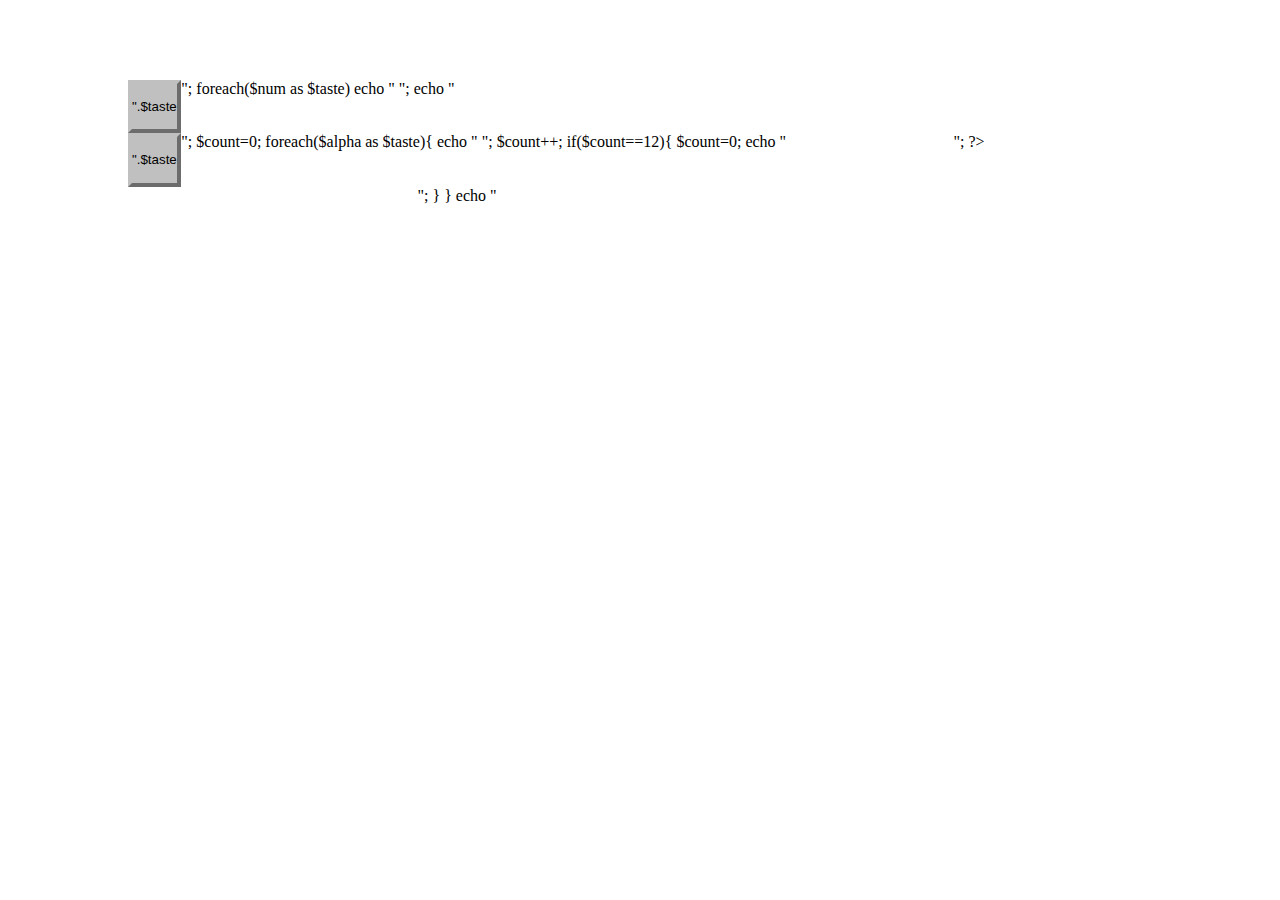
<file: caoxt/keyboard.html>
<!DOCTYPE html PUBLIC "-//W3C//DTD XHTML 1.0 Transitional//EN" "http://www.w3.org/TR/xhtml1/DTD/xhtml1-transitional.dtd">
 <html>
 <head>
 <title>New Document</title>
 <meta http-equiv="content-type" content="text/html; charset=iso-8859-1" />

 <style type="text/css">
 <!--
 *{margin:0;padding:0;}
 body{margin:0 auto; text-align:center;}
 .mantel{width:80%;margin:5em auto;text-align:center;}
 .num{float:left;}
 .alpha{float:left;}
 input[type=submit]{
 float:left;
 width:4em;
 height:4em;
 border:4px outset silver;
 background-color:silver;
 }

 input[type=submit]:focus{
 border:4px inset silver;
 }
 br{
 clear:both;
 }
 //-->
 </style>
 </head>
 <body>
 <div class='mantel'>

 <?
 $num=array("^",1,2,3,4,5,6,7,8,9,0,"ß");
 $alpha=array('q','w','e','r','t','z','u','i','o','p','ü','+','a','s','d','f','g','h','j','k','l','m','ö','#');

 echo "
 <form method='post' action='".$_SERVER['php-self']."'/>
 <div class='num'>";
 foreach($num as $taste)
 echo "
 <input type='submit' name='taste[]' value='".$taste."' />
 ";
 echo "
 </div>
 <br />
 <div class='alpha'>";
 $count=0;
 foreach($alpha as $taste){
 echo "
 <input type='submit' name='taste[]' value='".$taste."' />
 ";
 $count++;
 if($count==12){
 $count=0;
 echo "<br />";
 }
 }
 echo "</div>";
 ?>
 </div>
 </body>
 </html>
</file>
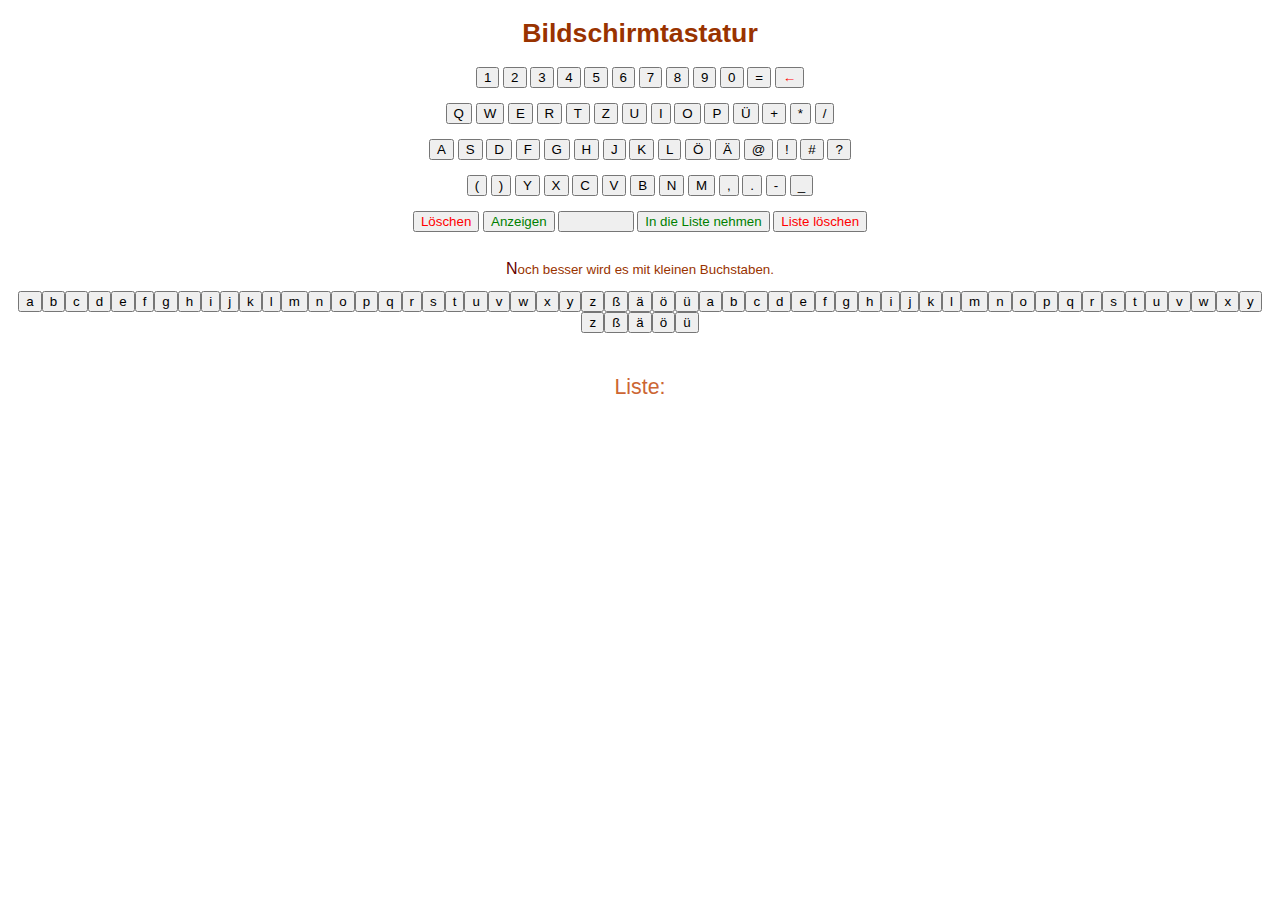
<file: caoxt/includes/Bildschirm-Tastatur.html>
<!DOCTYPE html PUBLIC "-//W3C//DTD XHTML 1.0 Transitional//EN" "http://www.w3.org/TR/xhtml1/DTD/xhtml1-transitional.dtd">
<!-- saved from url=(0062)http://www.bergt.de/workshop/javascript/tastatur/tastatur.html -->
<html xmlns="http://www.w3.org/1999/xhtml"><head><meta http-equiv="Content-Type" content="text/html; charset=UTF-8">
    <title>Bildschirm-Tastatur</title>
    
    <link rel="stylesheet" type="text/css" href="./Bildschirm-Tastatur_files/tastatur.css" media="screen">
    <script type="text/javascript" src="./Bildschirm-Tastatur_files/tastatur.js"></script>
	<meta name="author" content="Wolfgang Bergt">
</head>

<body style="direction: ltr;" onload="macheKleineBuchstaben()">
<h1>Bildschirmtastatur</h1>
<button onclick="ergaenzeZeichen(49)">1</button>
<button onclick="ergaenzeZeichen(50)">2</button>
<button onclick="ergaenzeZeichen(51)">3</button>
<button onclick="ergaenzeZeichen(52)">4</button>
<button onclick="ergaenzeZeichen(53)">5</button>
<button onclick="ergaenzeZeichen(54)">6</button>
<button onclick="ergaenzeZeichen(55)">7</button>
<button onclick="ergaenzeZeichen(56)">8</button>
<button onclick="ergaenzeZeichen(57)">9</button>
<button onclick="ergaenzeZeichen(48)">0</button>
<button onclick="ergaenzeZeichen(61)">=</button>
<button colspan="2" onclick="loeschenLetzten()" style="color:red">←</button>
<br>
<br>
<button onclick="ergaenzeZeichen(81)">Q</button>
<button onclick="ergaenzeZeichen(87)">W</button>
<button onclick="ergaenzeZeichen(69)">E</button>
<button onclick="ergaenzeZeichen(82)">R</button>
<button onclick="ergaenzeZeichen(84)">T</button>
<button onclick="ergaenzeZeichen(90)">Z</button>
<button onclick="ergaenzeZeichen(85)">U</button>
<button onclick="ergaenzeZeichen(73)">I</button>
<button onclick="ergaenzeZeichen(79)">O</button>
<button onclick="ergaenzeZeichen(80)">P</button>
<button onclick="ergaenzeZeichen(220)">Ü</button>
<button onclick="ergaenzeZeichen(43)">+</button>
<button onclick="ergaenzeZeichen(42)">*</button>
<button onclick="ergaenzeZeichen(47)">/</button>
<br>
<br>
<button onclick="ergaenzeZeichen(65)">A</button>
<button onclick="ergaenzeZeichen(83)">S</button>
<button onclick="ergaenzeZeichen(68)">D</button>
<button onclick="ergaenzeZeichen(70)">F</button>
<button onclick="ergaenzeZeichen(71)">G</button>
<button onclick="ergaenzeZeichen(72)">H</button>
<button onclick="ergaenzeZeichen(74)">J</button>
<button onclick="ergaenzeZeichen(75)">K</button>
<button onclick="ergaenzeZeichen(76)">L</button>
<button onclick="ergaenzeZeichen(214)">Ö</button>
<button onclick="ergaenzeZeichen(196)">Ä</button>
<button onclick="ergaenzeZeichen(64)">@</button>
<button onclick="ergaenzeZeichen(33)">!</button>
<button onclick="ergaenzeZeichen(35)">#</button>
<button onclick="ergaenzeZeichen(63)">?</button>
<br>
<br>
<button onclick="ergaenzeZeichen(40)">(</button>
<button onclick="ergaenzeZeichen(41)">)</button>
<button onclick="ergaenzeZeichen(89)">Y</button>
<button onclick="ergaenzeZeichen(88)">X</button>
<button onclick="ergaenzeZeichen(67)">C</button>
<button onclick="ergaenzeZeichen(86)">V</button>
<button onclick="ergaenzeZeichen(66)">B</button>
<button onclick="ergaenzeZeichen(78)">N</button>
<button onclick="ergaenzeZeichen(77)">M</button>
<button onclick="ergaenzeZeichen(44)">,</button>
<button onclick="ergaenzeZeichen(46)">.</button>
<button onclick="ergaenzeZeichen(45)">-</button>
<button onclick="ergaenzeZeichen(95)">_</button>
<br>
<br>
<button style="color:red" onclick="loescheText()">Löschen</button>
<button style="color:green" onclick="zeigeText()">Anzeigen</button>
<button onclick="ergaenzeZeichen(32)">&nbsp;&nbsp;&nbsp;&nbsp;&nbsp;&nbsp;&nbsp;&nbsp;&nbsp;&nbsp;&nbsp;&nbsp;&nbsp;&nbsp;&nbsp;&nbsp;</button>
<button style="color:green" onclick="zeigeListe()">In die Liste nehmen</button>
<button style="color:red" onclick="loescheListe()">Liste löschen</button>
<br>
<br>
<p>Noch besser wird es mit kleinen Buchstaben.</p>
<div id="kleine">

<button onclick="ergaenzeZeichen(97)">a</button><button onclick="ergaenzeZeichen(98)">b</button><button onclick="ergaenzeZeichen(99)">c</button><button onclick="ergaenzeZeichen(100)">d</button><button onclick="ergaenzeZeichen(101)">e</button><button onclick="ergaenzeZeichen(102)">f</button><button onclick="ergaenzeZeichen(103)">g</button><button onclick="ergaenzeZeichen(104)">h</button><button onclick="ergaenzeZeichen(105)">i</button><button onclick="ergaenzeZeichen(106)">j</button><button onclick="ergaenzeZeichen(107)">k</button><button onclick="ergaenzeZeichen(108)">l</button><button onclick="ergaenzeZeichen(109)">m</button><button onclick="ergaenzeZeichen(110)">n</button><button onclick="ergaenzeZeichen(111)">o</button><button onclick="ergaenzeZeichen(112)">p</button><button onclick="ergaenzeZeichen(113)">q</button><button onclick="ergaenzeZeichen(114)">r</button><button onclick="ergaenzeZeichen(115)">s</button><button onclick="ergaenzeZeichen(116)">t</button><button onclick="ergaenzeZeichen(117)">u</button><button onclick="ergaenzeZeichen(118)">v</button><button onclick="ergaenzeZeichen(119)">w</button><button onclick="ergaenzeZeichen(120)">x</button><button onclick="ergaenzeZeichen(121)">y</button><button onclick="ergaenzeZeichen(122)">z</button><button onclick="ergaenzeZeichen(223)">ß</button><button onclick="ergaenzeZeichen(228)">ä</button><button onclick="ergaenzeZeichen(246)">ö</button><button onclick="ergaenzeZeichen(252)">ü</button></div>

<p>&nbsp;</p>
<div id="text_box">

</div>

<div id="listen_box">
Liste:<br><br>
</div>


</body></html>
</file>
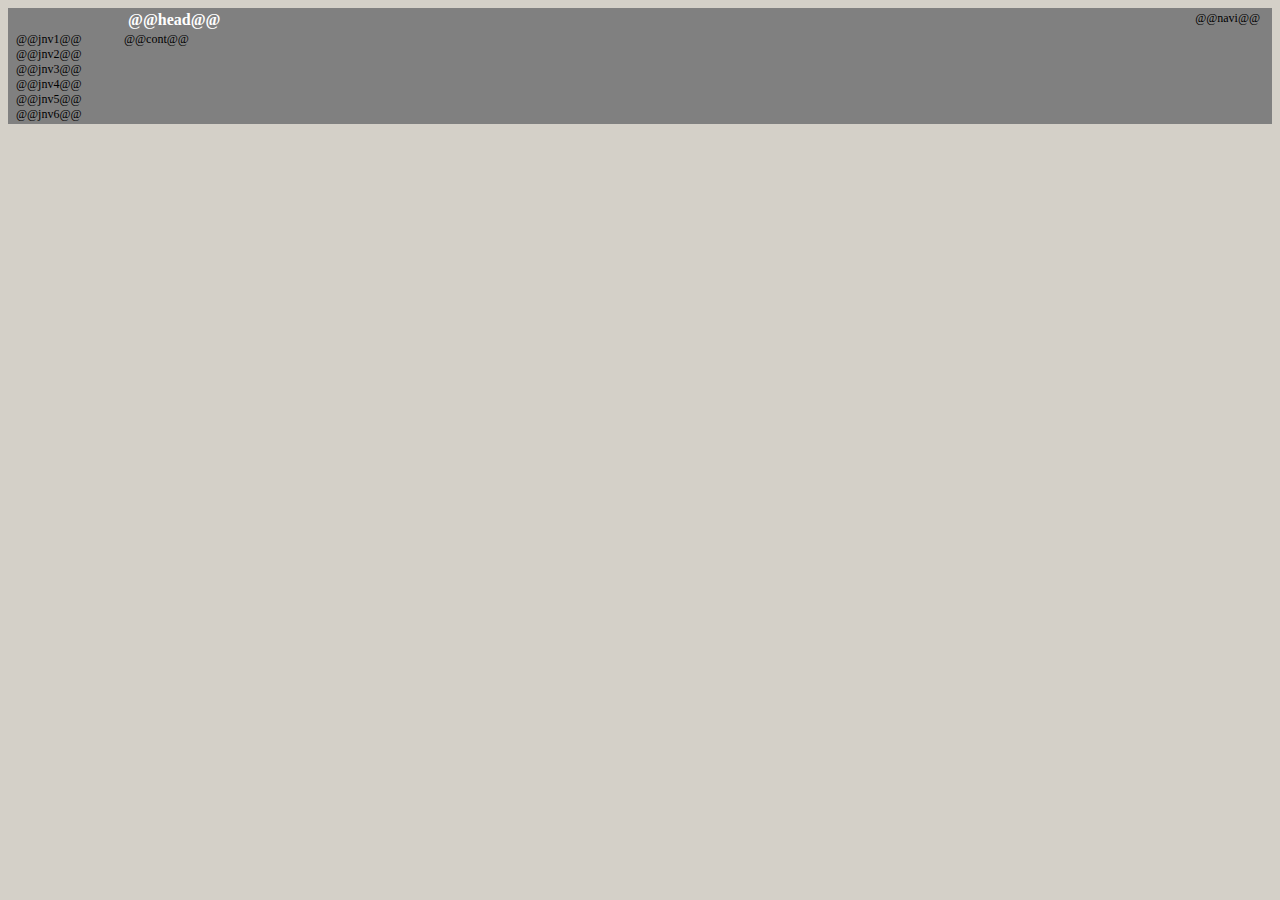
<file: caoxt/includes/template.html>
<!DOCTYPE HTML PUBLIC "-//W3C//DTD HTML 4.01 Transitional//EN">
<html>

<head>
 <meta http-equiv="content-type" content="text/html; charset=iso-8859-1">
 <meta http-equiv="language" content="de">
 <meta http-equiv="expires" content="0">
 <meta http-equiv="cache-control" content="no-cache">
 <meta http-equiv="pragma" content="no-cache">

 <meta name="author" content="Marc Ledermann, Habacher Dorfladen">
 <meta name="publisher" content="Habacher Dorfladen">
 <meta name="copyright" content="Habacher Dorfladen">
 <meta name="description" content="Habacher Dorfladen CAO-XTensions">

 <meta name="keywords" content="">
 <meta name="robots" content="nofollow">
 <title>
  Habacher Dorfladen
 </title>
 <link rel="icon" href="favicon.ico" type="image/ico">
 <style type="text/css">
  <!--
  body {  font: 12px Tahoma;  color: #000000; text-decoration: none; background: #d4d0c8}
  td, input, select, textarea, button {  font: 12px Tahoma;  color: #000000; text-decoration: none; vertical-align: top; padding: 1px 4px 1px 4px;}
  a {  font: 12px Tahoma;  color: #1e1e1e; text-decoration: none; cursor:default;}
  a:hover {  color: #000000; cursor:default;}
  h1 {  font: 14px Tahoma;  color: #ffffff; text-decoration: none; font-weight: bold;}
  h2 {  font: 32px Tahoma;  color: #000000; text-decoration: none; font-weight: bold;}
  h3 {  font: 14px Tahoma;  color: #000000; text-decoration: none; font-weight: bold;}

  .nav {  font: 12px Tahoma;  color: #ffffff; text-decoration: none;}
  .snav {  font: 12px Tahoma;  color: #000000; text-decoration: none; background: #d4d0c8}
  .bnav {  color: #000000; width: 30px; height: 16px; border: 0px; padding: 0px; background: #d4d0c8; font-size: 12px}
  .sma {  font: 6px Tahoma;}
  .head {  font: 16px Tahoma;  color: #ffffff; text-decoration: none; font-weight: bold;}
  -->
 </style>
</head>
<script language="JavaScript1.1">
 @@java@@
</script>
<body>
 <table width="100%" cellpadding="1" cellspacing="0">
  <tr>
   <td bgcolor="#808080">
    <table width="100%" cellpadding="0" cellspacing="0">
     <tr>
     <td bgcolor="#808080" width="100" align="center">
 <!--       <a href="javascript:history.back()"><img src="images/back.gif" border="0"></a> -->
      </td>

      <td bgcolor="#808080">
       <table width="100%" cellpadding="0" cellspacing="0">
        <tr>
         <td class="head" align="left" valign="middle">@@head@@</td>
         <td align="right" valign="middle">@@navi@@</td>
        </tr>
       </table>
      </td>
     </tr>
     <tr>
      <td valign="top">
       <table width="100%" cellpadding="0" cellspacing="0">
        <tr>
         @@jnv1@@
        </tr>
        <tr>
         @@jnv2@@
        </tr>
        <tr>
         @@jnv3@@
        </tr>
        <tr>
         @@jnv4@@
        </tr>
        <tr>
         @@jnv5@@
        </tr>
        <tr>
         @@jnv6@@
        </tr>
       </table>
      </td>
      <td bgcolor="#808080" valign="top">
       @@cont@@
      </td>
     </tr>
    </table>
   </td>
  </tr>
 </table>
</body>
</file>
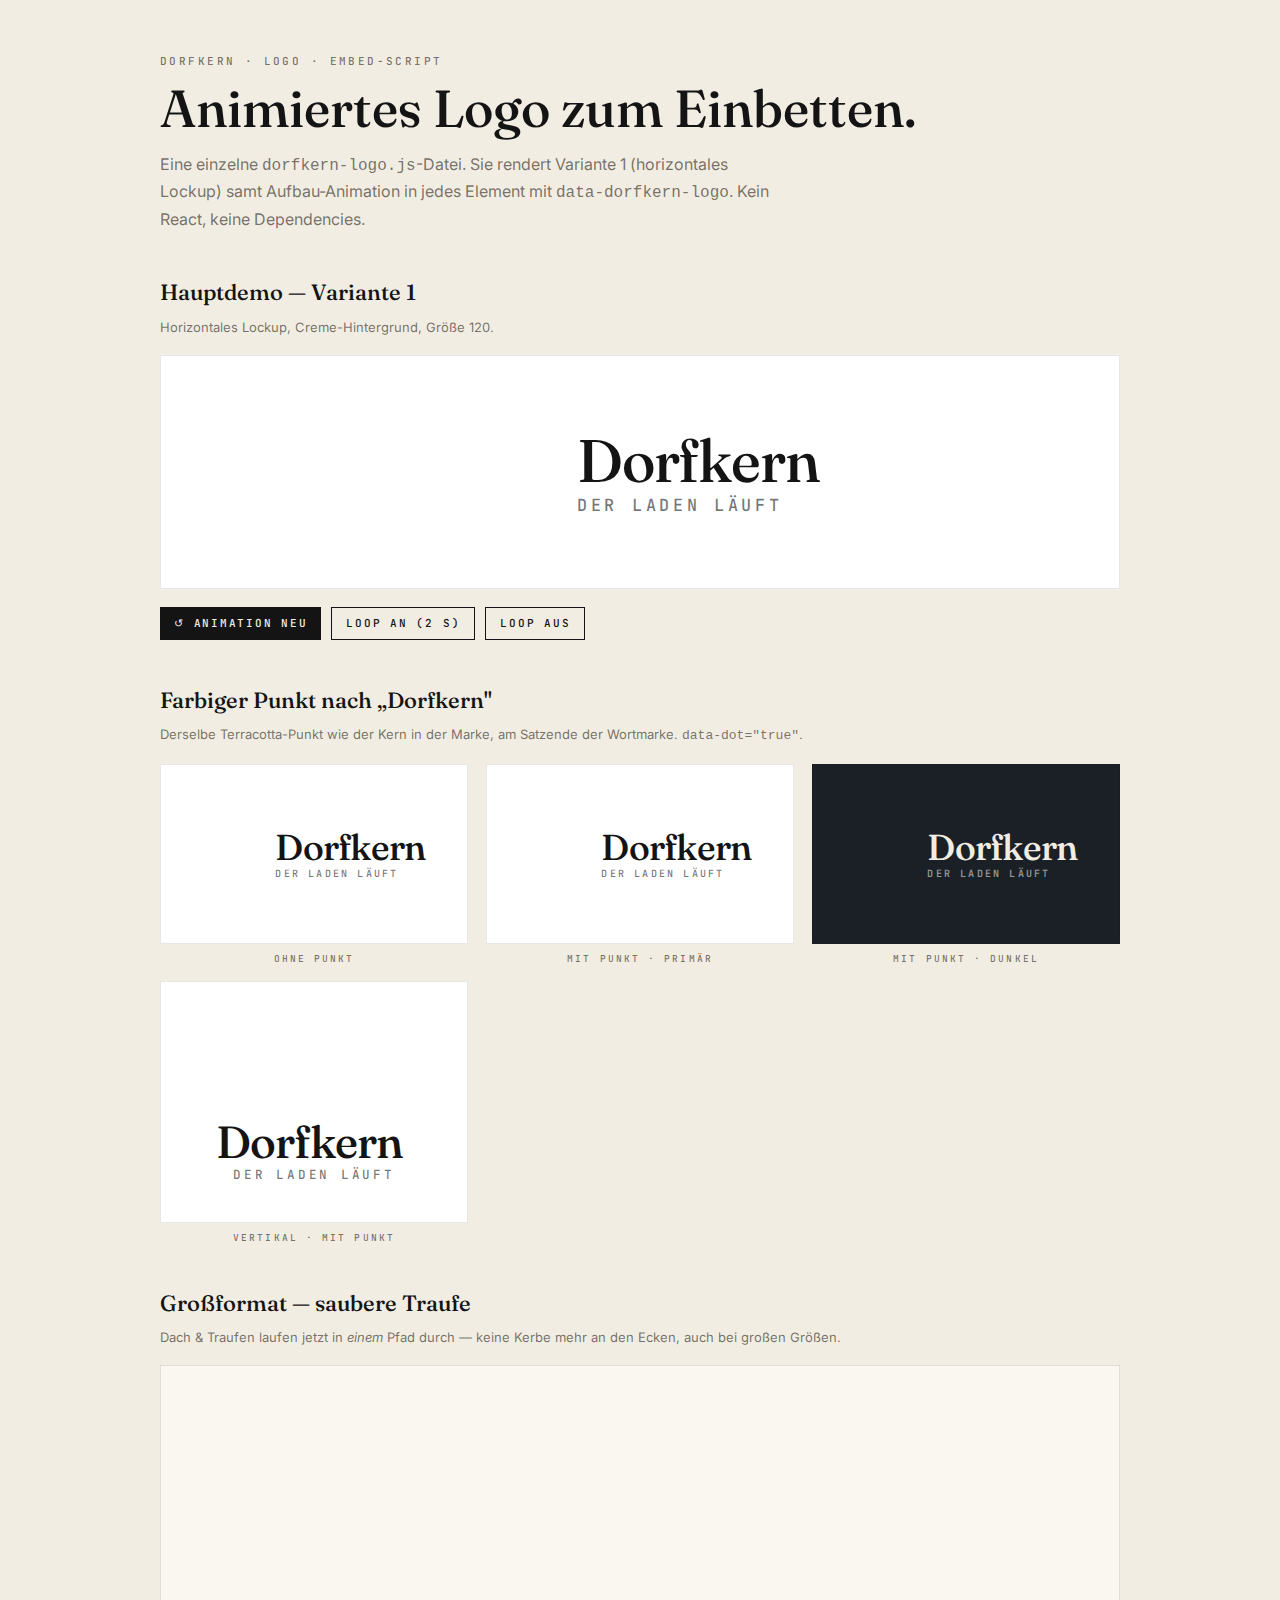
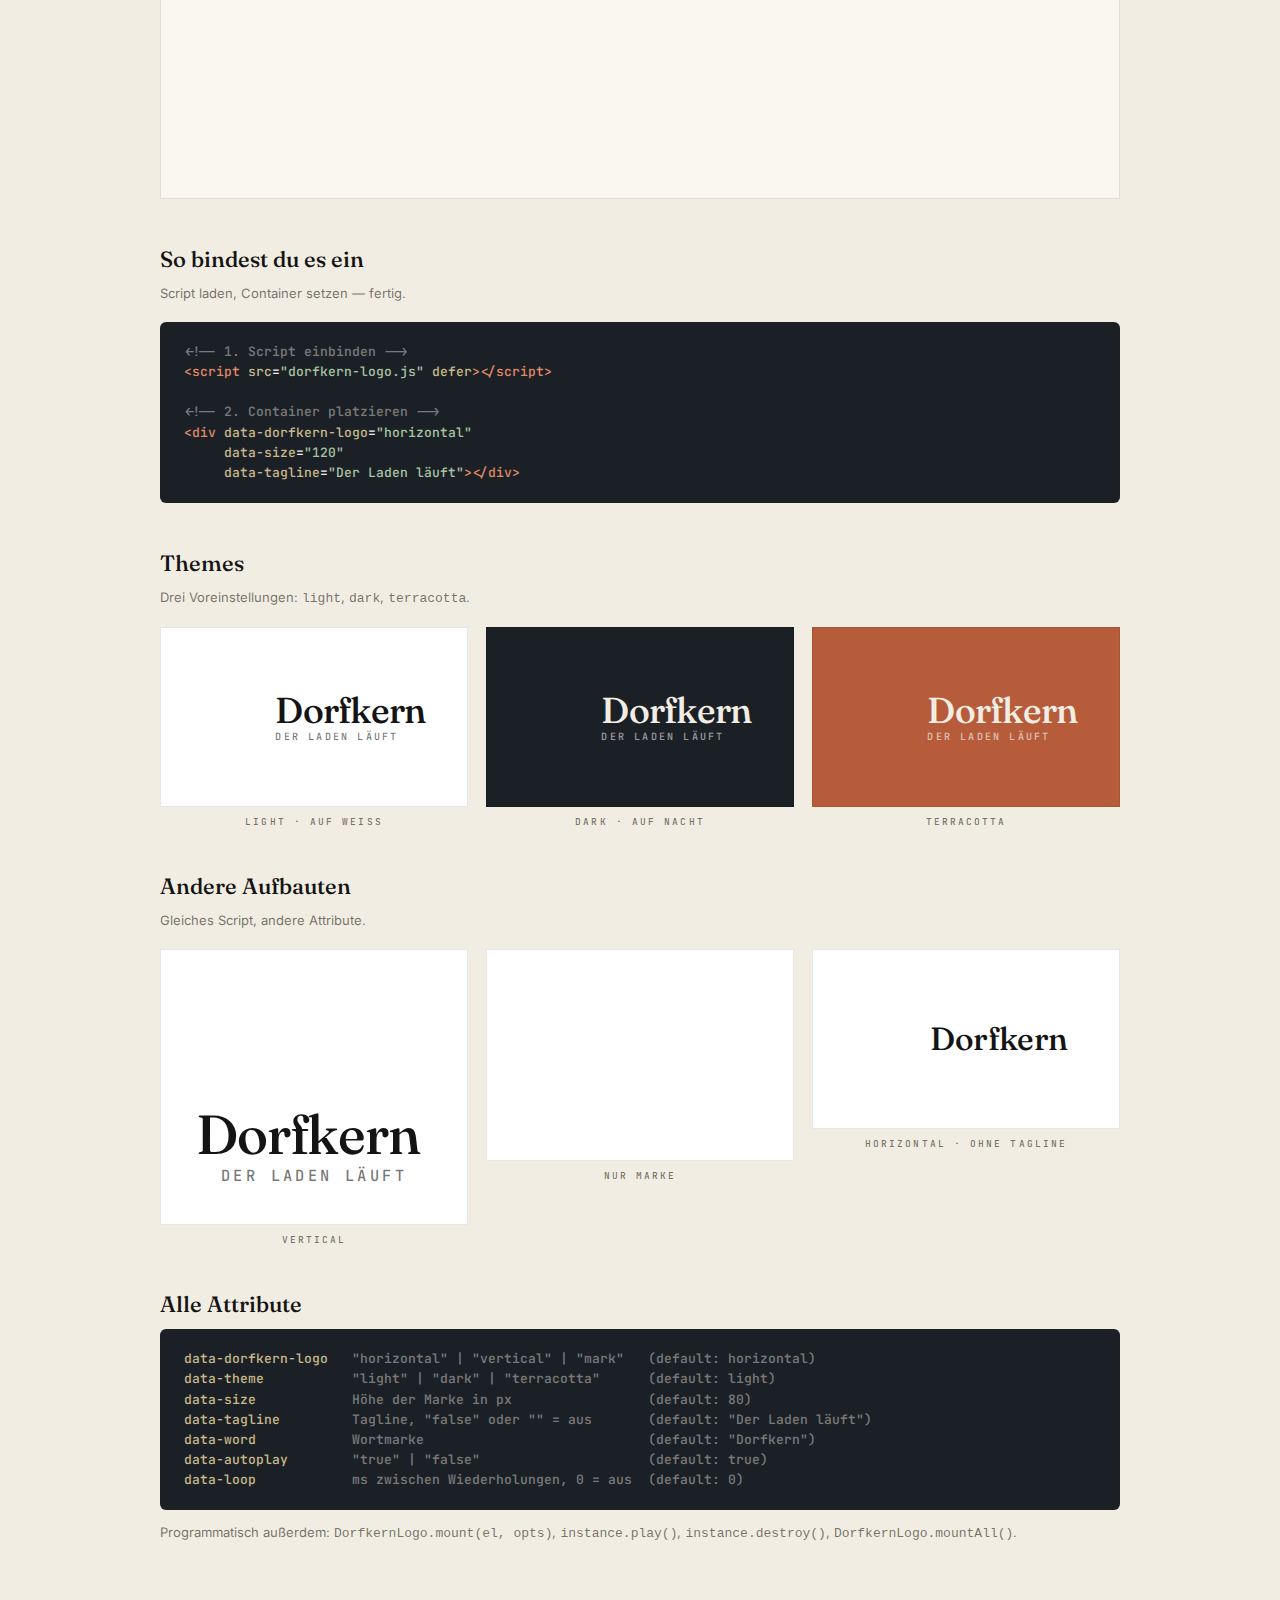
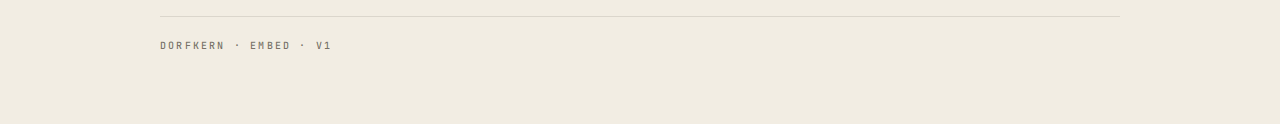
<file: common/brand/dorfkern-logo-demo.html>
<!doctype html>
<html lang="de">
<head>
<meta charset="utf-8"/>
<title>Dorfkern Logo · Embed-Script</title>
<meta name="viewport" content="width=device-width, initial-scale=1"/>
<link rel="preconnect" href="https://fonts.googleapis.com">
<link rel="preconnect" href="https://fonts.gstatic.com" crossorigin>
<link href="https://fonts.googleapis.com/css2?family=Fraunces:opsz,wght@9..144,400;9..144,500;9..144,600;9..144,700&family=Inter:wght@400;500;600;700&family=JetBrains+Mono:wght@400;500;600&display=swap" rel="stylesheet">
<style>
  :root {
    --ink:#141414; --cream:#f2ede3; --paper:#faf7f0;
    --terracotta:#b65c3a; --nightInk:#1b2027; --sage:#d9dcc9;
    --line: rgba(20,15,10,0.1); --muted: rgba(40,30,20,0.62);
  }
  * { box-sizing: border-box; }
  html, body { margin:0; padding:0; background: var(--cream); color: var(--ink); font-family: Inter, system-ui, sans-serif; }
  .wrap { max-width: 1040px; margin: 0 auto; padding: 56px 40px 80px; }
  header .eyebrow { font:500 11px/1 "JetBrains Mono", monospace; letter-spacing:0.22em; text-transform:uppercase; color:var(--muted); }
  h1 { font: 500 52px/1.05 Fraunces, serif; letter-spacing:-1.6; margin: 14px 0 6px; }
  .lead { font: 400 16px/1.6 Inter; color: var(--muted); max-width: 620px; }

  section { margin-top: 48px; }
  h2 { font: 500 22px/1.1 Fraunces, serif; letter-spacing:-0.3; margin: 0 0 6px; }
  .hint { font: 400 13px/1.5 Inter; color:var(--muted); margin-bottom: 18px; }

  .stage {
    background: #fff; border: 1px solid var(--line); padding: 56px 44px;
    display: flex; align-items: center; justify-content: center; gap: 32px; flex-wrap: wrap;
    min-height: 220px;
  }
  .stage.dark { background: var(--nightInk); }
  .stage.terra { background: var(--terracotta); }
  .stage.paper { background: var(--paper); }

  .row { display: grid; grid-template-columns: repeat(auto-fit, minmax(280px, 1fr)); gap: 18px; }
  .cell { background: #fff; border: 1px solid var(--line); padding: 40px 24px; display:flex; align-items:center; justify-content:center; min-height: 180px; }
  .cell.dark { background: var(--nightInk); }
  .cell.terra { background: var(--terracotta); }
  .cell-label { font:500 9.5px/1 "JetBrains Mono", monospace; letter-spacing:0.22em; text-transform:uppercase; color:var(--muted); margin-top: 10px; text-align:center; }

  pre { background: #1b2027; color: #f2ede3; padding: 20px 24px; border-radius: 6px; overflow-x: auto;
        font: 500 13px/1.55 "JetBrains Mono", ui-monospace, monospace; }
  pre .tag    { color: #e08a66; }
  pre .attr   { color: #c9b98a; }
  pre .str    { color: #a8c4a0; }
  pre .c      { color: rgba(242,237,227,0.45); }

  .controls { display:flex; gap: 10px; flex-wrap: wrap; margin-top: 18px; }
  button.ctrl {
    font: 500 11px/1 "JetBrains Mono", monospace; letter-spacing:0.16em; text-transform:uppercase;
    padding: 10px 14px; background: var(--ink); color: var(--cream); border: 0; cursor: pointer;
  }
  button.ctrl.alt { background: transparent; color: var(--ink); border: 1px solid var(--ink); }

  footer { margin-top: 72px; padding-top: 24px; border-top: 1px solid var(--line);
           font: 500 10px/1 "JetBrains Mono", monospace; letter-spacing: 0.22em; color: var(--muted); text-transform:uppercase; }
</style>
</head>
<body>
<div class="wrap">

  <header>
    <div class="eyebrow">Dorfkern · Logo · Embed-Script</div>
    <h1>Animiertes Logo zum Einbetten.</h1>
    <p class="lead">Eine einzelne <code>dorfkern-logo.js</code>-Datei. Sie rendert Variante 1 (horizontales Lockup) samt Aufbau-Animation in jedes Element mit <code>data-dorfkern-logo</code>. Kein React, keine Dependencies.</p>
  </header>

  <!-- ── Haupt-Demo ───────────────────────────── -->
  <section>
    <h2>Hauptdemo — Variante 1</h2>
    <p class="hint">Horizontales Lockup, Creme-Hintergrund, Größe 120.</p>
    <div class="stage">
      <div data-dorfkern-logo="horizontal" data-size="120" data-dot="true"></div>
    </div>
    <div class="controls">
      <button class="ctrl" onclick="replayAll()">↺ Animation neu</button>
      <button class="ctrl alt" onclick="setLoop(2000)">Loop an (2 s)</button>
      <button class="ctrl alt" onclick="setLoop(0)">Loop aus</button>
    </div>
  </section>

  <!-- ── Punkt-Vergleich ──────────────────────── -->
  <section>
    <h2>Farbiger Punkt nach „Dorfkern"</h2>
    <p class="hint">Derselbe Terracotta-Punkt wie der Kern in der Marke, am Satzende der Wortmarke. <code>data-dot="true"</code>.</p>
    <div class="row">
      <div>
        <div class="cell"><div data-dorfkern-logo="horizontal" data-size="72"></div></div>
        <div class="cell-label">ohne Punkt</div>
      </div>
      <div>
        <div class="cell"><div data-dorfkern-logo="horizontal" data-size="72" data-dot="true"></div></div>
        <div class="cell-label">mit Punkt · primär</div>
      </div>
      <div>
        <div class="cell dark"><div data-dorfkern-logo="horizontal" data-theme="dark" data-size="72" data-dot="true"></div></div>
        <div class="cell-label">mit Punkt · dunkel</div>
      </div>
      <div>
        <div class="cell"><div data-dorfkern-logo="vertical" data-size="90" data-dot="true"></div></div>
        <div class="cell-label">vertikal · mit Punkt</div>
      </div>
    </div>
  </section>

  <!-- ── Großformat / Traufe-Fix ──────────────── -->
  <section>
    <h2>Großformat — saubere Traufe</h2>
    <p class="hint">Dach & Traufen laufen jetzt in <em>einem</em> Pfad durch — keine Kerbe mehr an den Ecken, auch bei großen Größen.</p>
    <div class="stage paper" style="gap:56px;">
      <div data-dorfkern-logo="mark" data-size="220"></div>
      <div data-dorfkern-logo="mark" data-size="320"></div>
    </div>
  </section>

  <!-- ── Einbindung ───────────────────────────── -->
  <section>
    <h2>So bindest du es ein</h2>
    <p class="hint">Script laden, Container setzen — fertig.</p>
<pre><span class="c">&lt;!-- 1. Script einbinden --&gt;</span>
<span class="tag">&lt;script</span> <span class="attr">src</span>=<span class="str">"dorfkern-logo.js"</span> <span class="attr">defer</span><span class="tag">&gt;&lt;/script&gt;</span>

<span class="c">&lt;!-- 2. Container platzieren --&gt;</span>
<span class="tag">&lt;div</span> <span class="attr">data-dorfkern-logo</span>=<span class="str">"horizontal"</span>
     <span class="attr">data-size</span>=<span class="str">"120"</span>
     <span class="attr">data-tagline</span>=<span class="str">"Der Laden läuft"</span><span class="tag">&gt;&lt;/div&gt;</span></pre>
  </section>

  <!-- ── Themes ───────────────────────────────── -->
  <section>
    <h2>Themes</h2>
    <p class="hint">Drei Voreinstellungen: <code>light</code>, <code>dark</code>, <code>terracotta</code>.</p>
    <div class="row">
      <div>
        <div class="cell">
          <div data-dorfkern-logo="horizontal" data-theme="light" data-size="72"></div>
        </div>
        <div class="cell-label">light · auf weiß</div>
      </div>
      <div>
        <div class="cell dark">
          <div data-dorfkern-logo="horizontal" data-theme="dark" data-size="72"></div>
        </div>
        <div class="cell-label">dark · auf nacht</div>
      </div>
      <div>
        <div class="cell terra">
          <div data-dorfkern-logo="horizontal" data-theme="terracotta" data-size="72"></div>
        </div>
        <div class="cell-label">terracotta</div>
      </div>
    </div>
  </section>

  <!-- ── Varianten ────────────────────────────── -->
  <section>
    <h2>Andere Aufbauten</h2>
    <p class="hint">Gleiches Script, andere Attribute.</p>
    <div class="row">
      <div>
        <div class="cell"><div data-dorfkern-logo="vertical" data-size="110"></div></div>
        <div class="cell-label">vertical</div>
      </div>
      <div>
        <div class="cell"><div data-dorfkern-logo="mark" data-size="130"></div></div>
        <div class="cell-label">nur Marke</div>
      </div>
      <div>
        <div class="cell"><div data-dorfkern-logo="horizontal" data-size="64" data-tagline="false"></div></div>
        <div class="cell-label">horizontal · ohne Tagline</div>
      </div>
    </div>
  </section>

  <!-- ── Attribut-Referenz ────────────────────── -->
  <section>
    <h2>Alle Attribute</h2>
<pre><span class="attr">data-dorfkern-logo</span>   <span class="c">"horizontal" | "vertical" | "mark"   (default: horizontal)</span>
<span class="attr">data-theme</span>           <span class="c">"light" | "dark" | "terracotta"      (default: light)</span>
<span class="attr">data-size</span>            <span class="c">Höhe der Marke in px                 (default: 80)</span>
<span class="attr">data-tagline</span>         <span class="c">Tagline, "false" oder "" = aus       (default: "Der Laden läuft")</span>
<span class="attr">data-word</span>            <span class="c">Wortmarke                            (default: "Dorfkern")</span>
<span class="attr">data-autoplay</span>        <span class="c">"true" | "false"                     (default: true)</span>
<span class="attr">data-loop</span>            <span class="c">ms zwischen Wiederholungen, 0 = aus  (default: 0)</span></pre>
    <p class="hint">Programmatisch außerdem: <code>DorfkernLogo.mount(el, opts)</code>, <code>instance.play()</code>, <code>instance.destroy()</code>, <code>DorfkernLogo.mountAll()</code>.</p>
  </section>

  <footer>Dorfkern · embed · v1</footer>
</div>

<script>
  // Cache-Bust: aktuelle Version nachladen (on every reload)
  (function () {
    var s = document.createElement('script');
    s.src = 'dorfkern-logo.js?v=' + Date.now();
    s.defer = true;
    document.head.appendChild(s);
  })();
</script>
<script>
  function replayAll() {
    document.querySelectorAll('[data-dorfkern-logo]').forEach((el) => {
      if (el.__dorfkernLogo) el.__dorfkernLogo.play();
    });
  }
  function setLoop(ms) {
    document.querySelectorAll('[data-dorfkern-logo]').forEach((el) => {
      if (!el.__dorfkernLogo) return;
      el.__dorfkernLogo.options.loop = ms;
      el.__dorfkernLogo.play();
    });
  }
</script>
</body>
</html>
</file>
<file: caoxt/includes/Keyboard/docs/css/demo.css>
/* keyboard - demo CSS */
html, body, div, input, textarea {
 font-family: Verdana,Tahoma,Segoe,sans-serif;
 font-size: 14px;
}

body { background: #181818; color: #ddd; height: 98%; margin: 0 auto; padding: 0; }
a:link { color: #9fcdff; text-decoration: none; }
a:hover { color: #fff; }
a:visited, a:active, h2.active { color: #53a5ff; }
a.external {background-image:url(images/external.png);background-position:center right;background-repeat:no-repeat;padding-right:12px;}

#page-wrap { display: block; width: 90%; margin: 0 auto; text-align: center; height: 98%; min-height: 350px; }

h1, h2, h3, h4 { color: #ddd; text-align: center; }
.block h2 { margin: 5px; font-size: 130%; cursor: pointer; }
h2 img { margin-bottom: 7px; }

#nav { display: block; width: auto; text-align: center; margin: 20px auto 0 auto; line-height: 45px; }
#nav a { text-align: center; background: #000; color: #FFF; border-radius: 5px; -moz-border-radius: 5px; -webkit-border-radius: 5px; padding: 10px; white-space: nowrap; }
#nav a.git { background: #006; }
#nav a.play { background: #060; }
#nav a.issue { background: #600; }
#nav a:hover,#nav a.current{ background: #555; }

.github-btn { border: 0; }
.navbar-nav > li > a, .navbar-brand { padding-top:4px !important; padding-bottom:0 !important; height: 32px; }
.navbar { min-height: 32px !important; }
.navbar-toggle { margin-top: 6px; margin-bottom: 0; padding: 0; }
.navbar-brand { color: #eee !important; }

#switcher, #wrap { width: 260px; margin: 10px auto; }
#switcher a { margin: 0 auto; }
#wrap { margin-top: 30px; }

#console { width: 90%; list-style-type: none; margin: 0 auto; padding: 0; }
#console li { text-align: center; }
#console .keyboard { color: #ec7600; }
#console .event { color: #facd22; }
#console .accepted { color: #8AC763; }
#console .ignored { color: #f00; }
#console .content { color: RoyalBlue; }

.block { width: 270px; display: inline-block; height: 170px; margin: 15px; padding-bottom: 30px; text-align: center; vertical-align: top; position: relative; }
.block2 { margin: 0 auto; text-align: center; }
textarea, input { width: 260px; background: #333; color: #ddd; border: #777 1px solid; padding: 5px 0; }
.hiddenInput { display: inline-block; width: 240px; }
.code { display: none; }
.attn { color: #c00; }

#nav-demo .block { height: 250px; padding: 0; }
#nav-demo input, #nav-demo textarea { margin: 2px; }

/* Bootswatch demo */
.ui-keyboard-input.light, .ui-keyboard-preview.light { color: #222; background: #ddd; }
.ui-keyboard-input.dark, .ui-keyboard-preview.dark { color: #ddd; background: #222; }

/* override bootstrap active state */
button.btn-default:active {
 background-color: #FFF;
 -webkit-box-shadow: none;
 box-shadow: none;
}
button.btn-default:active:hover {
 background-color: #3276B1;
}
/* override bootstrap code highlight */
code { background: #222; }
#showcode {
 display: none;
 overflow: auto;
 width: 100%;
 margin: 50px auto 0 auto;
 padding: 10px;

}
#showcode pre {
 background: #222;
 margin: 0 20px;
 padding: 10px;
 text-align: left;
 tab-size: 4;
 -moz-tab-size: 4;
}

.oldie #page-wrap { width: 900px; }
.oldie .block { float: left; display: inherit; }
.oldie #showcode { width: 850px; }

.clear { clear: both; }

/* used .alignRight instead of #num (for the number pad) here because the virtual keyboard
 strips IDs from the input - ID's are supposed to be unique! */
.alignRight { text-align: right; }

#info { margin: 220px auto 0 auto; width: 720px;}
#info > ul { width: 350px; float: left; padding-right: 50px; }
#info > ul > li > strong { color: #53a5ff; }
#info > ul ul strong { color: #fff; }
#info div.nav { width: 280px; float: left; padding-top: 20px; }
#info button {
	width: 90px;
	height: 25px;
	border: #555 1px solid;
	border-radius: 5px;
	-moz-border-radius: 5px;
	-webkit-border-radius: 5px;
	margin: 1px;
}
#info button:not(.half):hover {
	background: #aaa;
}
#info .half {
	width: 44px;
}
button.nav {
	color: #fff;
	background: #1e5799;
	border: #2671c4 1px solid;
}
#info button.nav:hover {
	color: #000;
	background: #2ab0ed;
}
#info .key { font-weight: 700; color: #59b4d4; }
#info .active, #info .toggle.active {
	background: #f58400;
}
.underline { text-decoration: underline; }

#mobile #wrap { height: 200px; }
#mobile #switcher { max-width: 920px; width: auto; margin: 0 auto; }
#mobile #switcher .swatch { width: 180px; height: 80px; display: inline-block; margin: 0; }
.oldie #switcher .ui-body { float: left; clear: none !important; }
#mobile #switcher fieldset { text-align: center; white-space: nowrap; margin: 0; height: 20px; }
#mobile #switcher input { visibility: hidden; }
#mobile .ui-icon-radio-on, #mobile .ui-icon-radio-off { display: none; }
#mobile #switcher .ui-btn-active { box-shadow: 0 1px 5px rgba(255, 255, 255, 0.7); }
#mobile #switcher .ui-controlgroup-label { display: block; margin: 0 0 15px 0; width: auto; }
#mobile #switcher .ui-btn-inner { padding: 0; }
#mobile #switcher .ui-radio, #mobile #switcher .ui-radio label { font-size: 10px; }
#mobile #switcher .ui-btn-text { position: relative; top: 2px; left: 5px; width: 10px; }

#footer { height: 150px; }
#footer2 div { margin: 250px auto; width: 650px; text-align: center; }
</file>
<file: caoxt/includes/Keyboard/docs/css/tipsy.css>
/* tipsy */
.tipsy{font-size:12px;position:absolute;z-index:100000;padding:5px;}
.tipsy-inner{background-color:#000;color:#FFF;max-width:250px;text-align:center;border-radius:3px;-moz-border-radius:3px;-webkit-border-radius:3px;padding:5px 8px 4px;}
.tipsy-arrow{position:absolute;width:0;height:0;line-height:0;border:5px dashed #000;}
.tipsy-arrow-n{border-bottom-color:#000;}
.tipsy-arrow-s{border-top-color:#000;}
.tipsy-arrow-e{border-left-color:#000;}
.tipsy-arrow-w{border-right-color:#000;}
.tipsy-n .tipsy-arrow{top:0;left:50%;margin-left:-5px;border-bottom-style:solid;border-top:none;border-left-color:transparent;border-right-color:transparent;}
.tipsy-nw .tipsy-arrow{top:0;left:10px;border-bottom-style:solid;border-top:none;border-left-color:transparent;border-right-color:transparent;}
.tipsy-ne .tipsy-arrow{top:0;right:10px;border-bottom-style:solid;border-top:none;border-left-color:transparent;border-right-color:transparent;}
.tipsy-s .tipsy-arrow{bottom:0;left:50%;margin-left:-5px;border-top-style:solid;border-bottom:none;border-left-color:transparent;border-right-color:transparent;}
.tipsy-sw .tipsy-arrow{bottom:0;left:10px;border-top-style:solid;border-bottom:none;border-left-color:transparent;border-right-color:transparent;}
.tipsy-se .tipsy-arrow{bottom:0;right:10px;border-top-style:solid;border-bottom:none;border-left-color:transparent;border-right-color:transparent;}
.tipsy-e .tipsy-arrow{right:0;top:50%;margin-top:-5px;border-left-style:solid;border-right:none;border-top-color:transparent;border-bottom-color:transparent;}
.tipsy-w .tipsy-arrow{left:0;top:50%;margin-top:-5px;border-right-style:solid;border-left:none;border-top-color:transparent;border-bottom-color:transparent;}
</file>
<file: caoxt/includes/Keyboard/docs/css/prettify.css>
/*
* Derived from einaros's Sons of Obsidian theme at
* http://studiostyl.es/schemes/son-of-obsidian by
* Alex Ford of CodeTunnel:
* http://CodeTunnel.com/blog/post/71/google-code-prettify-obsidian-theme
*/
.str { color: #EC7600; }
.kwd { color: #93C763; }
.com { color: #66747B; }
.typ { color: #678CB1; }
.lit { color: #FACD22; }
.pun { color: #F1F2F3; }
.pln { color: #F1F2F3; }
.tag { color: #8AC763; }
.atn { color: #E0E2E4; }
.atv { color: #EC7600; }
.dec { color: purple; }
pre.prettyprint { border: 0px solid #888; }
ol.linenums { margin-top: 0; margin-bottom: 0; }
.prettyprint { background: #222; tab-size: 4; -moz-tab-size: 4; }
li.L0, li.L1, li.L2, li.L3, li.L4, li.L5, li.L6, li.L7, li.L8, li.L9 { color: #555; list-style-type: decimal; }
li.L1, li.L3, li.L5, li.L7, li.L9 { background: #111; }
@media print {
	.str { color: #060; }
	.kwd { color: #006; font-weight: bold; }
	.com { color: #600; font-style: italic; }
	.typ { color: #404; font-weight: bold; }
	.lit { color: #044; }
	.pun { color: #440; }
	.pln { color: #000; }
	.tag { color: #006; font-weight: bold; }
	.atn { color: #404; }
	.atv { color: #060; }
}
</file>
<file: caoxt/includes/Bildschirm-Tastatur_files/tastatur.css>
body {font-size: 10pt; color: #000; font-family: Verdana, Arial, Helvetica, sans-serif; text-align: center;}
h1 {font-size: 20pt; color: #930; font-family: Verdana, Arial, Helvetica, sans-serif;}
h2 {font-size: 18pt; color: #000; font-family: Verdana, Arial, Helvetica, sans-serif;}
h3 {font-size: 16pt; color: #903; font-family: Verdana, Arial, Helvetica, sans-serif;}
h4 {font-size: 12pt; color: #000; font-family: Verdana, Arial, Helvetica, sans-serif;}
h5 {font-size: 10pt; color: #903; font-family: Verdana, Arial, Helvetica, sans-serif;}
h6 {font-size: 8pt; color: #000; font-family: Verdana, Arial, Helvetica, sans-serif;}
a:link { color: #903; }
a:visited { color: #603; }
a:hover {text-decoration: none; color: #fff;}
a:active { color: #0cc; font-style: italic; }
td {font-size:10pt; color: #000; font-family:V erdana, Arial, Helvetica, sans-serif;}
ol {font-size:10pt; color: #000; font-family: Verdana, Arial, Helvetica, sans-serif;}
ul {font-size:9pt; color: #000; font-family: Verdana, Arial, Helvetica, sans-serif;}
p {font-size: 10pt; color: #930; font-family: Verdana, Arial, Helvetica, sans-serif; text-align: center}
p:first-letter {font-size: 12pt; color: #600;}

div#kleine {
     font-size: 10pt; 
     color: #000; 
     font-family: Verdana, Arial, Helvetica, sans-serif; 
   }

div#text_box {
     font-size: 20pt; 
     color: #930; 
     font-family: Verdana, Arial, Helvetica, sans-serif; 
   }
   
div#listen_box {
     font-size: 16pt; 
     color: #c63; 
     font-family: Verdana, Arial, Helvetica, sans-serif; 
   }
</file>
<file: caoxt/includes/Keyboard/css/keyboard.css>
/* keyboard - jQuery UI Widget */
.ui-keyboard { text-align: center; padding: .3em; position: absolute; left: 0; top: 0; z-index: 16000; }
.ui-keyboard-has-focus { z-index: 16001; }
.ui-keyboard div { font-size: 1.1em; }
.ui-keyboard-button { height: 2em; min-width: 2em; margin: .1em; cursor: pointer; overflow: hidden; line-height: 2em; -moz-user-focus: ignore; }
.ui-keyboard-button span { padding: 0; margin: 0; white-space:nowrap; display: inline-block; }
.ui-keyboard-button-endrow { clear: left; }
.ui-keyboard-space { width: 15em; }
/* see http://nicolasgallagher.com/another-css-image-replacement-technique/ */
.ui-keyboard-space span, .ui-keyboard-empty span { font: 0/0 a; text-shadow: none; color: transparent; }
.ui-keyboard-preview-wrapper { text-align: center; position: relative; overflow: hidden; }
/* width is calculated in IE, since 99% = 99% full browser width =( */
.ui-keyboard-preview { text-align: left; margin: 0 0 3px 0; display: inline; width: 99%;}
.ui-keyboard-keyset { text-align: center; white-space: nowrap; }
.ui-keyboard-input { text-align: left; }
.ui-keyboard-input-current { -moz-box-shadow: 0 0 5px #4d90fe; -webkit-box-shadow: 0 0 5px #4d90fe; box-shadow: 0 0 5px #4d90fe; }
.ui-keyboard-placeholder { color: #888; }
/* disabled or readonly inputs, or use input[disabled='disabled'] { color: #f00; } */
.ui-keyboard-nokeyboard { color: #888; border-color: #888; }
.ui-keyboard-spacer { display: inline-block; width: 1px; height: 0; cursor: default; }

.ui-keyboard-NBSP span, .ui-keyboard-ZWSP span, .ui-keyboard-ZWNJ span, .ui-keyboard-ZWJ span, .ui-keyboard-LRM span, .ui-keyboard-RLM span {
	font-size: 0.5em;
	line-height: 1.5em;
	white-space: normal;
}

/* combo key styling - toggles diacritics on/off */
.ui-keyboard-button.ui-keyboard-combo.ui-state-default { border-color: #ffaf0f; }

/* (in)valid inputs */
button.ui-keyboard-accept.ui-keyboard-valid-input { border-color: #0c0; background: #080; color: #fff; }
button.ui-keyboard-accept.ui-keyboard-valid-input:not([disabled]):hover { background: #0a0; }
button.ui-keyboard-accept.ui-keyboard-invalid-input { border-color: #c00; background: #800; color: #fff; opacity: 0.5; filter: alpha(opacity=50); }
button.ui-keyboard-accept.ui-keyboard-invalid-input:not([disabled]):hover { background: #a00; }

/*** Caret extension definition ***/
/* margin-top => is added to the caret height (top & bottom) */
.ui-keyboard-caret { background: #c00; width: 1px; margin-top: 3px; }

/*** jQuery Mobile definitions ***/
/* jQuery Mobile styles - need wider buttons because of font size and text-overflow:ellipsis */
div.ui-body.ui-keyboard button.ui-keyboard-button.ui-btn { padding: 0.5em 1em; border-color: transparent; }
.ui-body .ui-keyboard-button { width: 3em; height: 3em; display: inline-block; }
.ui-body .ui-keyboard-widekey { width: 5.5em; }
.ui-body .ui-keyboard-space { width: 15em; }
.ui-body .ui-keyboard-space span { visibility: hidden; } /* hides the ellipsis */
.ui-body .ui-keyboard-keyset { line-height: 0.5em; }
.ui-body input.ui-input-text, .ui-body textarea.ui-input-text { width: 95%; }

/* over-ride padding set by mobile ui theme - needed because the mobile script wraps button text with several more spans */
.ui-body .ui-btn-inner { height: 2em; padding: 0.2em 0; margin: 0; }
.ui-body .ui-btn { margin: 0; font-size: 13px; } /* mobile default size is 13px */

/* override Bootstrap excessive button padding */
button.ui-keyboard-button.btn { padding: 1px 6px; }

/* enable/disable icons */
button.ui-keyboard-toggle span {
	width: .8em;
	height: .8em;
	display: inline-block;
	background-repeat: no-repeat;
	background-position: center center;
	background-size: contain;
}
/* unlocked icon (keyboard enabled) */
button.ui-keyboard-toggle span {
	/* light theme unlocked icon - fill: #111 */
	background-image: url([data-uri]);
}
.ui-keyboard-dark-theme button.ui-keyboard-toggle span {
	/* dark theme unlocked icon - fill: #eee */
	background-image: url([data-uri]);
}

/* locked icon (keyboard disabled) */
button.ui-keyboard-toggle.ui-keyboard-disabled span {
	/* light theme locked icon - fill: #111 */
	background-image: url([data-uri]);
}
.ui-keyboard-dark-theme button.ui-keyboard-toggle.ui-keyboard-disabled span {
	/* dark theme locked icon - fill: #eee */
	background-image: url([data-uri]);
}

.ui-keyboard.ui-keyboard-disabled button:not(.ui-keyboard-toggle),
.ui-keyboard.ui-keyboard-disabled input {
	opacity: 0.5;
}

/*** Alt-Keys Popup extension ***/
/* clickable overlay on top of keyboard to hide the popup */
.ui-keyboard-overlay {
	position: absolute;
	top: 0;
	left: 0;
	bottom: 0;
	right: 0;
	background: rgba(0, 0, 0, 0.5);
}
/* the actual popup styling, class names from the css.container option are also added */
.ui-keyboard-popup {
	display: inline-block;
	/* default buttons are 2em wide + .1em margin on either side (set in .ui-keyboard-button definition);
	so use multiples of 2.2em	for a max-width if you don't want any extra white space on the sides,
	e.g. 5 buttons * 2.2em = 11em, 6 buttons * 2.2em = 13.2em, etc */
	max-width: 22em; /* 10 buttons */
}

/*** Extender keyboard extension ***/
div.ui-keyboard-extender { margin-left: 5px; }
button.ui-keyboard-extender span {
	width: .9em;
	height: .9em;
	display: inline-block;
	margin-bottom: 3px;
	background-repeat: no-repeat;
	background-position: center center;
	background-size: contain;
	/* light theme extender icon - fill: #111 */
	background-image: url([data-uri]);
}
.ui-keyboard-dark-theme button.ui-keyboard-extender span {
	/* dark theme extender icon - fill: #eee */
	background-image: url([data-uri]);
}

/* Media Queries (optimized for jQuery UI themes; may be slightly off in jQuery Mobile themes) */
/* 240 x 320 (small phone)  */
@media all and (max-width: 319px) {
	.ui-keyboard div { font-size: 9px; }
	.ui-keyboard .ui-keyboard-input { font-size: 12px; }
	/* I don't own an iPhone so I have no idea how small this really is... is it even clickable with your finger? */
	.ui-body .ui-btn { margin: 0; font-size: 9px; }
	.ui-body .ui-keyboard-button { width: 1.8em; height: 2.5em; }
	.ui-body .ui-keyboard-widekey { width: 4em; }
	.ui-body .ui-keyboard-space { width: 8em; }
	.ui-body .ui-btn-inner { height: 2.5em; padding: 0.3em 0; }
}

/* 320 x 480 (iPhone)  */
@media all and (min-width: 320px) and (max-width: 479px) {
	.ui-keyboard div { font-size: 9px; }
	.ui-keyboard .ui-keyboard-input { font-size: 14px; }
	/* I don't own an iPhone so I have no idea how small this really is... is it even clickable with your finger? */
	.ui-body .ui-btn { margin: 0; font-size: 11px; }
	.ui-body .ui-keyboard-button { width: 1.8em; height: 3em; }
	.ui-body .ui-keyboard-widekey { width: 4.5em; }
	.ui-body .ui-keyboard-space { width: 10em; }
	.ui-body .ui-btn-inner { height: 3em; padding: 0.7em 0; }
}

/* 480 x 640 (small tablet) */
@media all and (min-width: 480px) and (max-width: 767px) {
	.ui-keyboard div { font-size: 13px; }
	.ui-keyboard .ui-keyboard-input { font-size: 14px; }
	.ui-body .ui-btn { margin: 0; font-size: 10px; }
	.ui-body .ui-keyboard-button { height: 2.5em; }
	.ui-body .ui-btn-inner { height: 2.5em; padding: 0.5em 0; }
}
</file>
